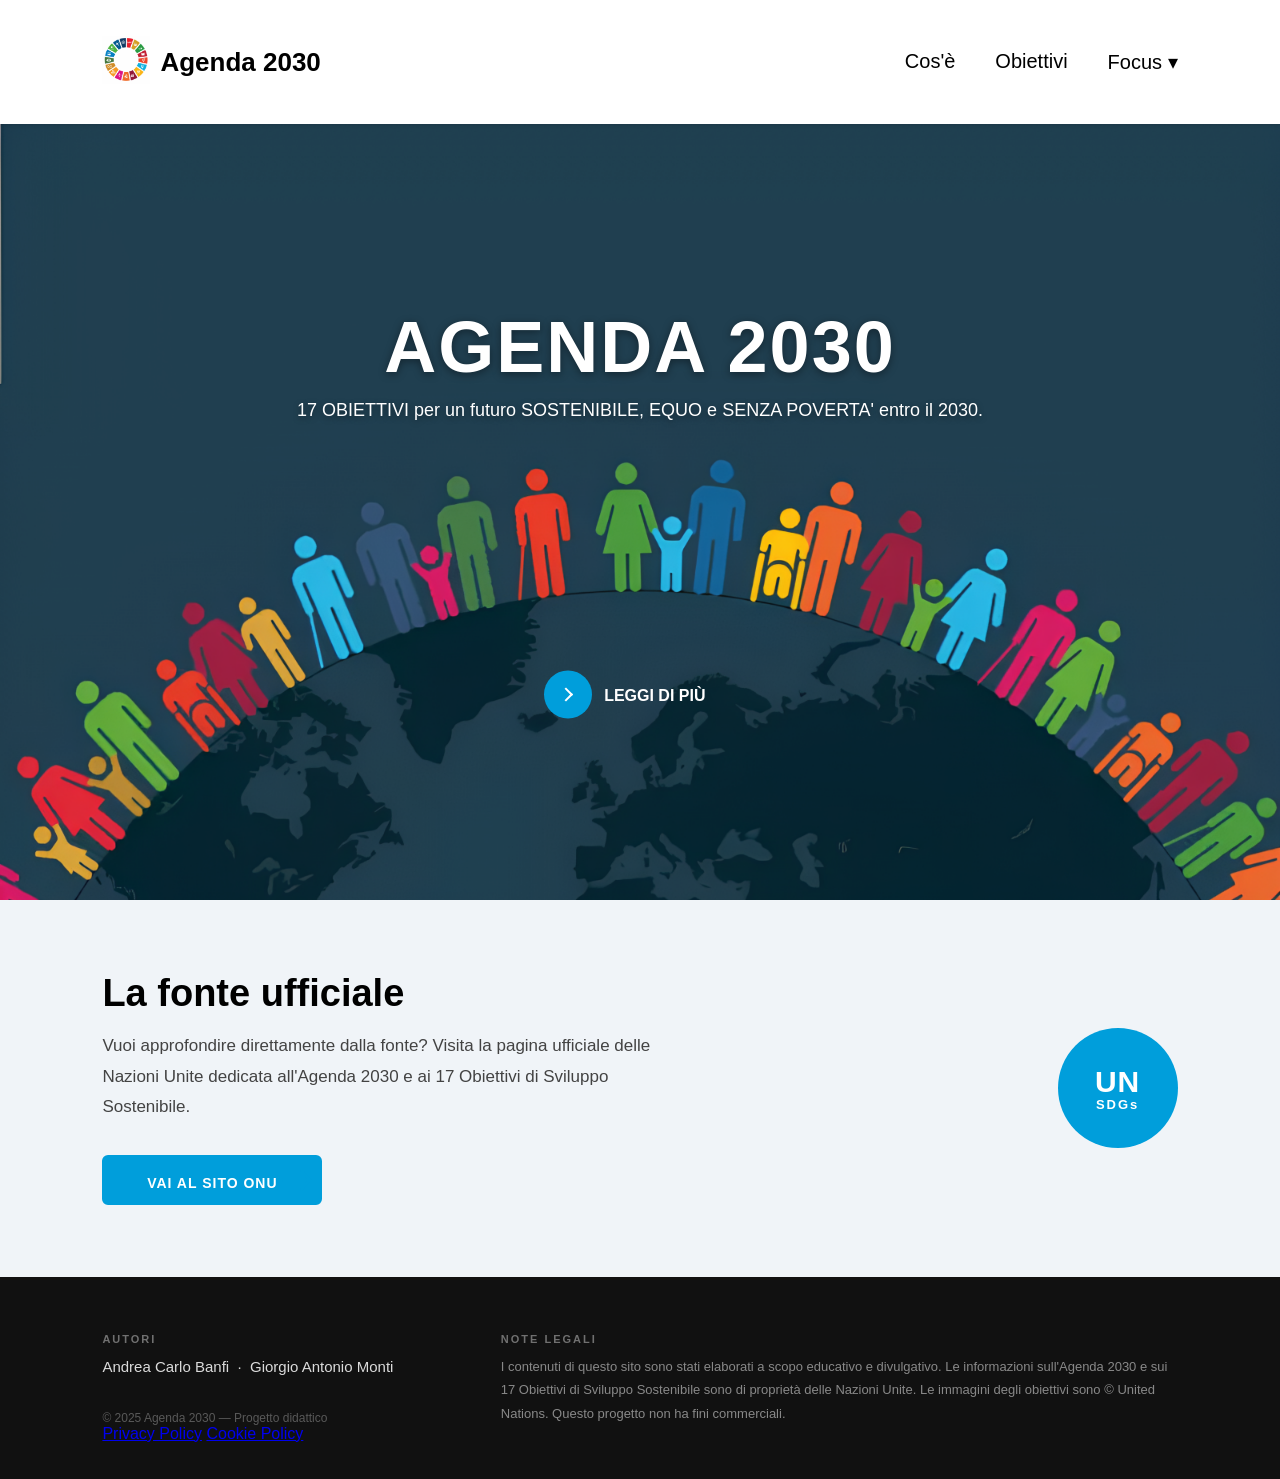
<file: index.html>
<!DOCTYPE html>
<html lang="it">

<head>
    <meta charset="UTF-8">
    <meta name="viewport" content="width=device-width, initial-scale=1.0">
    <title>Agenda 2030</title>
    <link rel="icon" type="image/png" href="immagini/logo2.png">
    <link href="https://fonts.googleapis.com/css2?family=Playfair+Display:wght@700&display=swap" rel="stylesheet">
    <link rel="stylesheet" href="style.css">
</head>

<body>
    <button class="scroll-top" aria-label="Torna su">↑</button>

    <!-- TOPBAR -->
    <header class="topbar">
        <a href="index.html" class="logo-link">
            <div class="logo">
                <img src="immagini/logo.png" alt="Logo">
            </div>
            <div class="site-name">
                <h1>Agenda 2030</h1>
            </div>
        </a>
        <button class="hamburger" aria-label="Menu">
            <span></span>
            <span></span>
            <span></span>
        </button>
        <nav class="menu">
            <a href="informazioni.html">Cos'è</a>
            <a href="obiettivi.html">Obiettivi</a>
            <div class="dropdown">
                <a href="#" class="dropdown-toggle">Focus ▾</a>
                <div class="dropdown-menu">
                    <a href="obiettivo4.html"><span class="drop-num">04</span> Istruzione di qualità</a>
                    <a href="obiettivo11.html"><span class="drop-num">11</span> Città sostenibili</a>
                    <a href="obiettivo17.html"><span class="drop-num">17</span> Partnership globali</a>
                </div>
            </div>
        </nav>
    </header>

    <!-- HERO -->
    <section class="hero">
        <img src="immagini/sfondo.png" alt="Sfondo Agenda 2030" class="hero-img">
        <div class="hero-content">
            <h1 class="hero-title">AGENDA 2030</h1>
            <p class="hero-subtitle">17 OBIETTIVI per un futuro SOSTENIBILE, EQUO e SENZA POVERTA' entro il 2030.</p>
            <a href="informazioni.html" class="learn-more">
                <span class="circle" aria-hidden="true">
                    <span class="icon arrow"></span>
                </span>
                <span class="button-text">Leggi di più</span>
            </a>
        </div>
    </section>

    <!-- SEZIONE LINK ONU -->
    <section class="un-section">
        <div class="un-section-inner">
            <div class="un-section-text">
                <h2 class="un-section-title">La fonte ufficiale</h2>
                <p class="un-section-desc">Vuoi approfondire direttamente dalla fonte? Visita la pagina ufficiale delle
                    Nazioni Unite dedicata all'Agenda 2030 e ai 17 Obiettivi di Sviluppo Sostenibile.</p>
                <div class="onu-link_wrapper">
                    <a href="https://sdgs.un.org/goals" target="_blank" rel="noopener noreferrer">Vai al sito ONU</a>
                    <div class="onu-icon">
                        <svg xmlns="http://www.w3.org/2000/svg" viewBox="0 0 268.832 268.832">
                            <path
                                d="M265.17 125.577l-80-80c-4.88-4.88-12.796-4.88-17.677 0-4.882 4.882-4.882 12.796 0 17.678l58.66 58.66H12.5c-6.903 0-12.5 5.598-12.5 12.5 0 6.903 5.597 12.5 12.5 12.5h213.654l-58.66 58.662c-4.88 4.882-4.88 12.796 0 17.678 2.44 2.44 5.64 3.66 8.84 3.66s6.398-1.22 8.84-3.66l79.997-80c4.883-4.882 4.883-12.796 0-17.678z" />
                        </svg>
                    </div>
                </div>
            </div>
            <div class="un-section-badge">
                <div class="un-badge">UN<span>SDGs</span></div>
            </div>
        </div>
    </section>

    <!-- FOOTER -->
    <footer class="footer">
        <div class="footer-inner">
            <div class="footer-credits">
                <p class="footer-label">Autori</p>
                <p>Andrea Carlo Banfi &nbsp;·&nbsp; Giorgio Antonio Monti</p>
            </div>
            <div class="footer-legal">
                <p class="footer-label">Note legali</p>
                <p>I contenuti di questo sito sono stati elaborati a scopo educativo e divulgativo. Le informazioni
                    sull'Agenda 2030 e sui 17 Obiettivi di Sviluppo Sostenibile sono di proprietà delle Nazioni Unite.
                    Le immagini degli obiettivi sono © United Nations. Questo progetto non ha fini commerciali.</p>
            </div>
            <div class="footer-copy">
                <div class="footer-copy">
                    <p>© 2025 Agenda 2030 — Progetto didattico</p>
                    <a href="https://www.iubenda.com/privacy-policy/87054558"
                        class="iubenda-white iubenda-noiframe iubenda-embed" title="Privacy Policy">Privacy Policy</a>
                    <a href="https://www.iubenda.com/privacy-policy/87054558/cookie-policy"
                        class="iubenda-white iubenda-noiframe iubenda-embed" title="Cookie Policy">Cookie Policy</a>
                    <script
                        type="text/javascript">(function (w, d) { var loader = function () { var s = d.createElement("script"), tag = d.getElementsByTagName("script")[0]; s.src = "https://cdn.iubenda.com/iubenda.js"; tag.parentNode.insertBefore(s, tag); }; if (w.addEventListener) { w.addEventListener("load", loader, false); } else if (w.attachEvent) { w.attachEvent("onload", loader); } else { w.onload = loader; } })(window, document);</script>
                </div>
            </div>
        </div>
    </footer>
    <script type="text/javascript"
        src="https://embeds.iubenda.com/widgets/7638a38c-a8f3-4585-9683-c0d939a3cfa0.js"></script>
    <script src="script.js"></script>
</body>

</html>
</file>
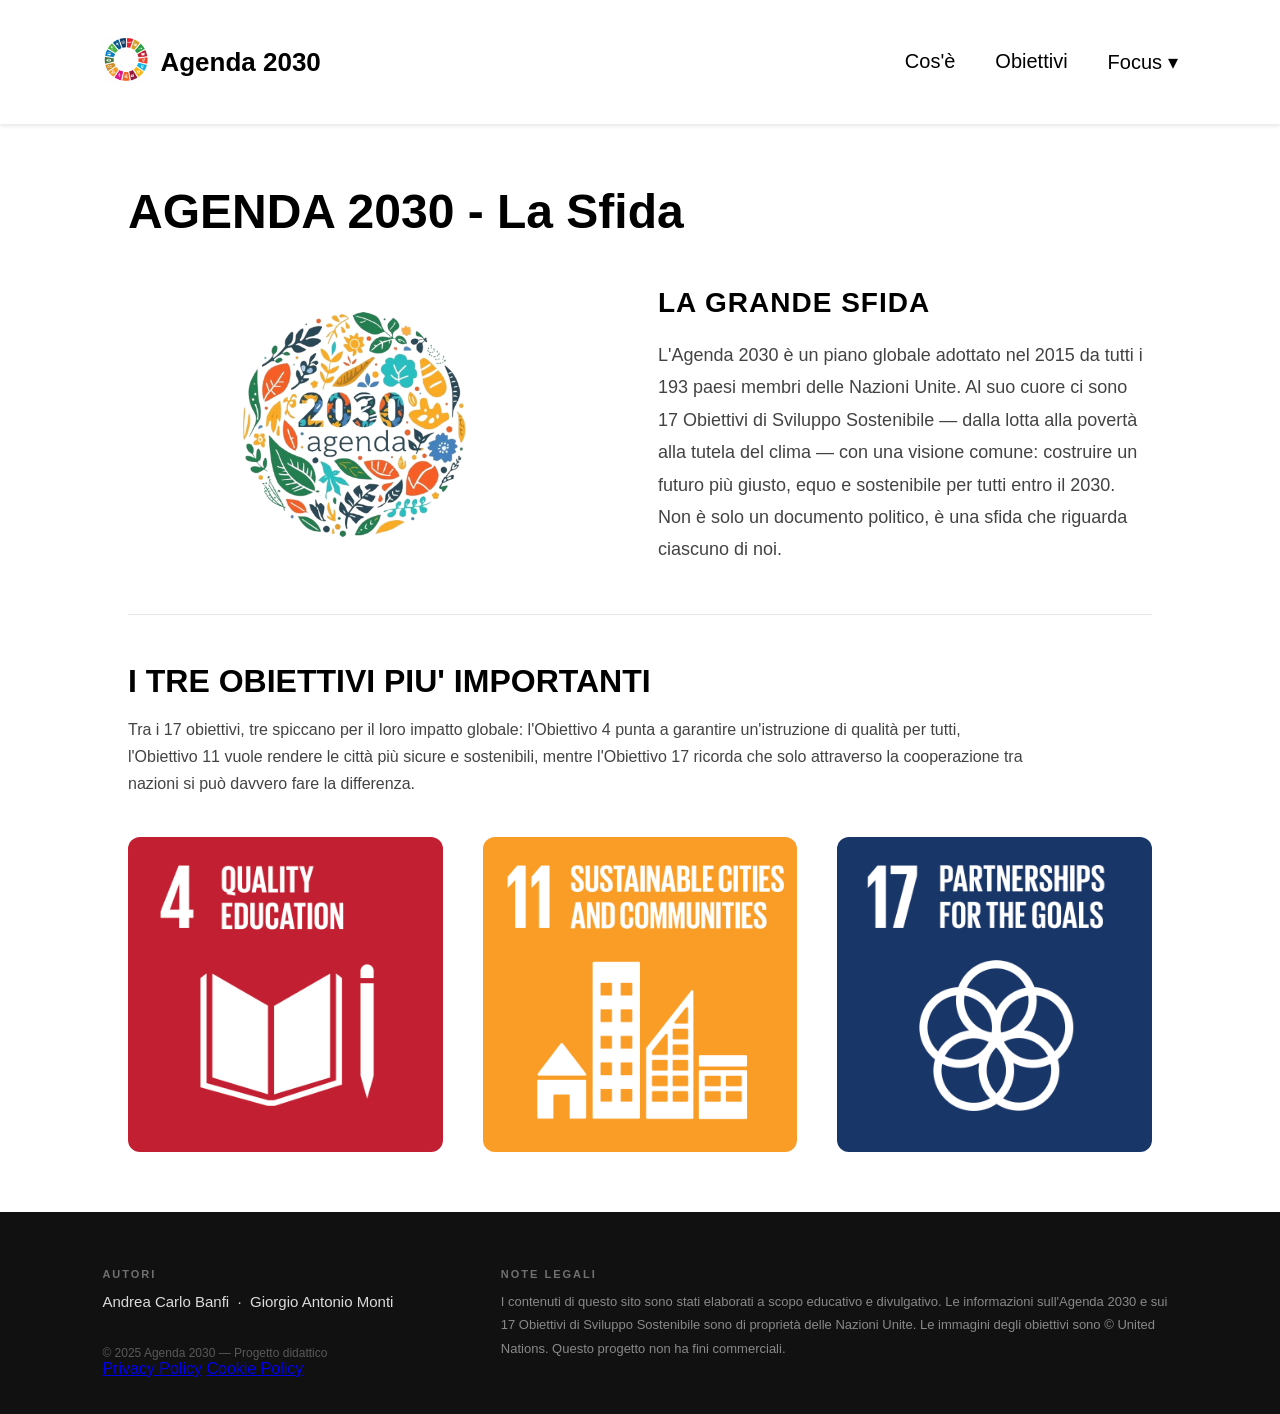
<file: informazioni.html>
<!DOCTYPE html>
<html lang="it">

<head>
    <meta charset="UTF-8">
    <meta name="viewport" content="width=device-width, initial-scale=1.0">
    <title>Agenda 2030 - La Sfida</title>
    <link rel="icon" type="image/png" href="immagini/logo2.png">
    <link rel="stylesheet" href="style.css">
</head>

<body>
    <button class="scroll-top" aria-label="Torna su">↑</button>
    <!-- TOPBAR -->
    <header class="topbar">

        <a href="index.html" class="logo-link">
            <div class="logo">
                <img src="immagini/logo.png" alt="Logo">
            </div>
            <div class="site-name">
                <h1>Agenda 2030</h1>
            </div>
        </a>

        <button class="hamburger" aria-label="Menu">
            <span></span>
            <span></span>
            <span></span>
        </button>

        <nav class="menu">
            <a href="informazioni.html">Cos'è</a>
            <a href="obiettivi.html">Obiettivi</a>
            <div class="dropdown">
                <a href="#" class="dropdown-toggle">Focus ▾</a>
                <div class="dropdown-menu">
                    <a href="obiettivo4.html"><span class="drop-num">04</span> Istruzione di qualità</a>
                    <a href="obiettivo11.html"><span class="drop-num">11</span> Città sostenibili</a>
                    <a href="obiettivo17.html"><span class="drop-num">17</span> Partnership globali</a>
                </div>
            </div>
        </nav>

    </header>

    <!-- MAIN -->
    <main class="info-page">

        <!-- TITOLO -->
        <h1 class="info-page-title">AGENDA 2030 - La Sfida</h1>

        <!-- SEZIONE INTRO -->
        <section class="info-intro">
            <div class="info-intro-img">
                <img src="immagini/informazioni1.png" alt="Agenda 2030">
            </div>
            <div class="info-intro-text">
                <h2 class="info-intro-title">LA GRANDE SFIDA</h2>
                <p>L'Agenda 2030 è un piano globale adottato nel 2015 da tutti i 193 paesi membri delle Nazioni Unite.
                    Al suo cuore ci sono 17 Obiettivi di Sviluppo Sostenibile — dalla lotta alla povertà alla tutela del
                    clima — con una visione comune: costruire un futuro più giusto, equo e sostenibile per tutti entro
                    il 2030. Non è solo un documento politico, è una sfida che riguarda ciascuno di noi.</p>
            </div>
        </section>

        <hr>

        <!-- SEZIONE OBIETTIVI -->
        <section class="info-goals">
            <h2 class="info-goals-title">I TRE OBIETTIVI PIU' IMPORTANTI</h2>
            <p class="info-goals-text">Tra i 17 obiettivi, tre spiccano per il loro impatto globale: l'Obiettivo 4 punta
                a garantire un'istruzione di qualità per tutti, l'Obiettivo 11 vuole rendere le città più sicure e
                sostenibili, mentre l'Obiettivo 17 ricorda che solo attraverso la cooperazione tra nazioni si può
                davvero fare la differenza.</p>

            <div class="info-goals-cards">
                <a href="obiettivo4.html" class="info-goal-card">
                    <img src="immagini/obiettivo4.png" alt="Obiettivo 4 - Istruzione di qualità">
                </a>
                <a href="obiettivo11.html" class="info-goal-card">
                    <img src="immagini/obiettivo11.png" alt="Obiettivo 11 - Città sostenibili">
                </a>
                <a href="obiettivo17.html" class="info-goal-card">
                    <img src="immagini/obiettivo17.png" alt="Obiettivo 17 - Partnership globali">
                </a>
            </div>
        </section>

    </main>


    <!-- FOOTER -->
    <footer class="footer">
        <div class="footer-inner">
            <div class="footer-credits">
                <p class="footer-label">Autori</p>
                <p>Andrea Carlo Banfi &nbsp;&middot;&nbsp; Giorgio Antonio Monti</p>
            </div>
            <div class="footer-legal">
                <p class="footer-label">Note legali</p>
                <p>I contenuti di questo sito sono stati elaborati a scopo educativo e divulgativo. Le informazioni
                    sull'Agenda 2030 e sui 17 Obiettivi di Sviluppo Sostenibile sono di propriet&agrave; delle Nazioni
                    Unite. Le immagini degli obiettivi sono &copy; United Nations. Questo progetto non ha fini
                    commerciali.</p>
            </div>
            <div class="footer-copy">
                <div class="footer-copy">
                    <p>© 2025 Agenda 2030 — Progetto didattico</p>
                    <a href="https://www.iubenda.com/privacy-policy/87054558"
                        class="iubenda-white iubenda-noiframe iubenda-embed" title="Privacy Policy">Privacy Policy</a>
                    <a href="https://www.iubenda.com/privacy-policy/87054558/cookie-policy"
                        class="iubenda-white iubenda-noiframe iubenda-embed" title="Cookie Policy">Cookie Policy</a>
                    <script
                        type="text/javascript">(function (w, d) { var loader = function () { var s = d.createElement("script"), tag = d.getElementsByTagName("script")[0]; s.src = "https://cdn.iubenda.com/iubenda.js"; tag.parentNode.insertBefore(s, tag); }; if (w.addEventListener) { w.addEventListener("load", loader, false); } else if (w.attachEvent) { w.attachEvent("onload", loader); } else { w.onload = loader; } })(window, document);</script>
                </div>
            </div>
        </div>
    </footer>
    <script type="text/javascript"
        src="https://embeds.iubenda.com/widgets/7638a38c-a8f3-4585-9683-c0d939a3cfa0.js"></script>
    <script src="script.js"></script>
</body>

</html>
</file>
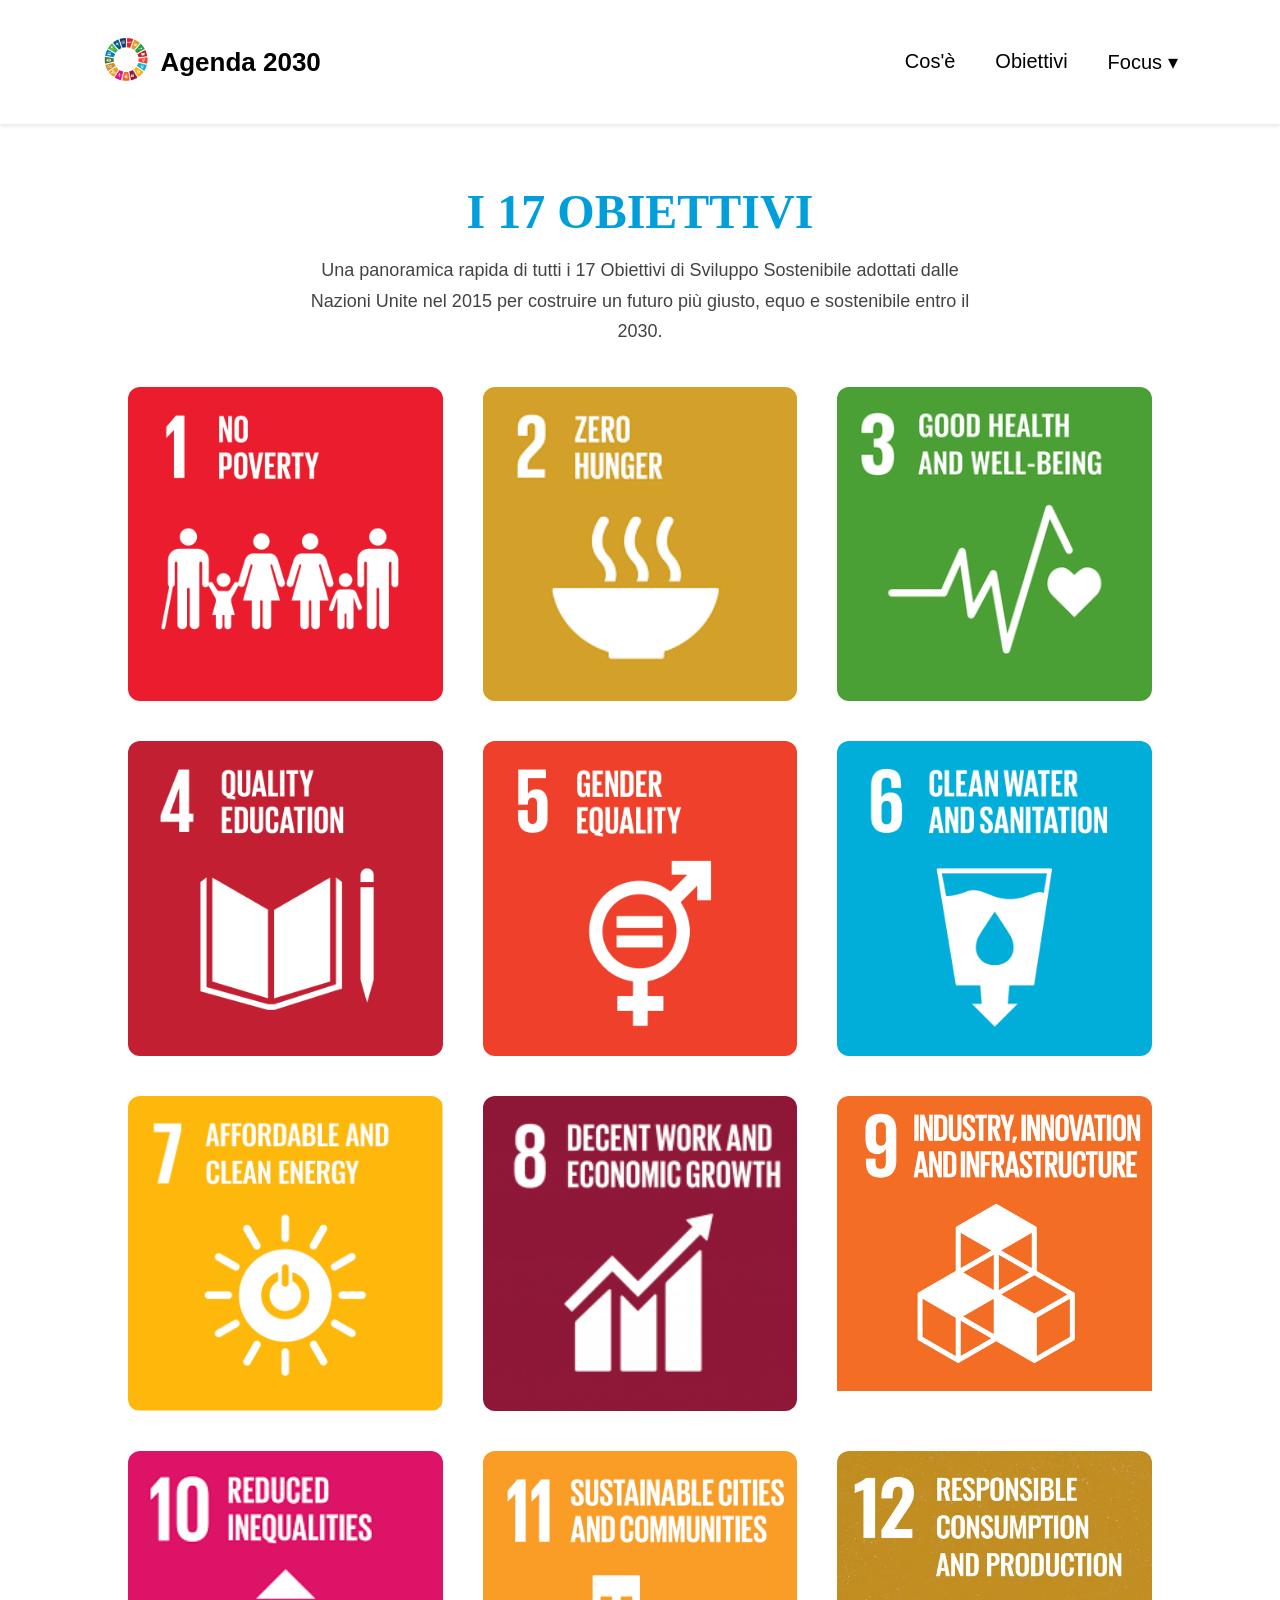
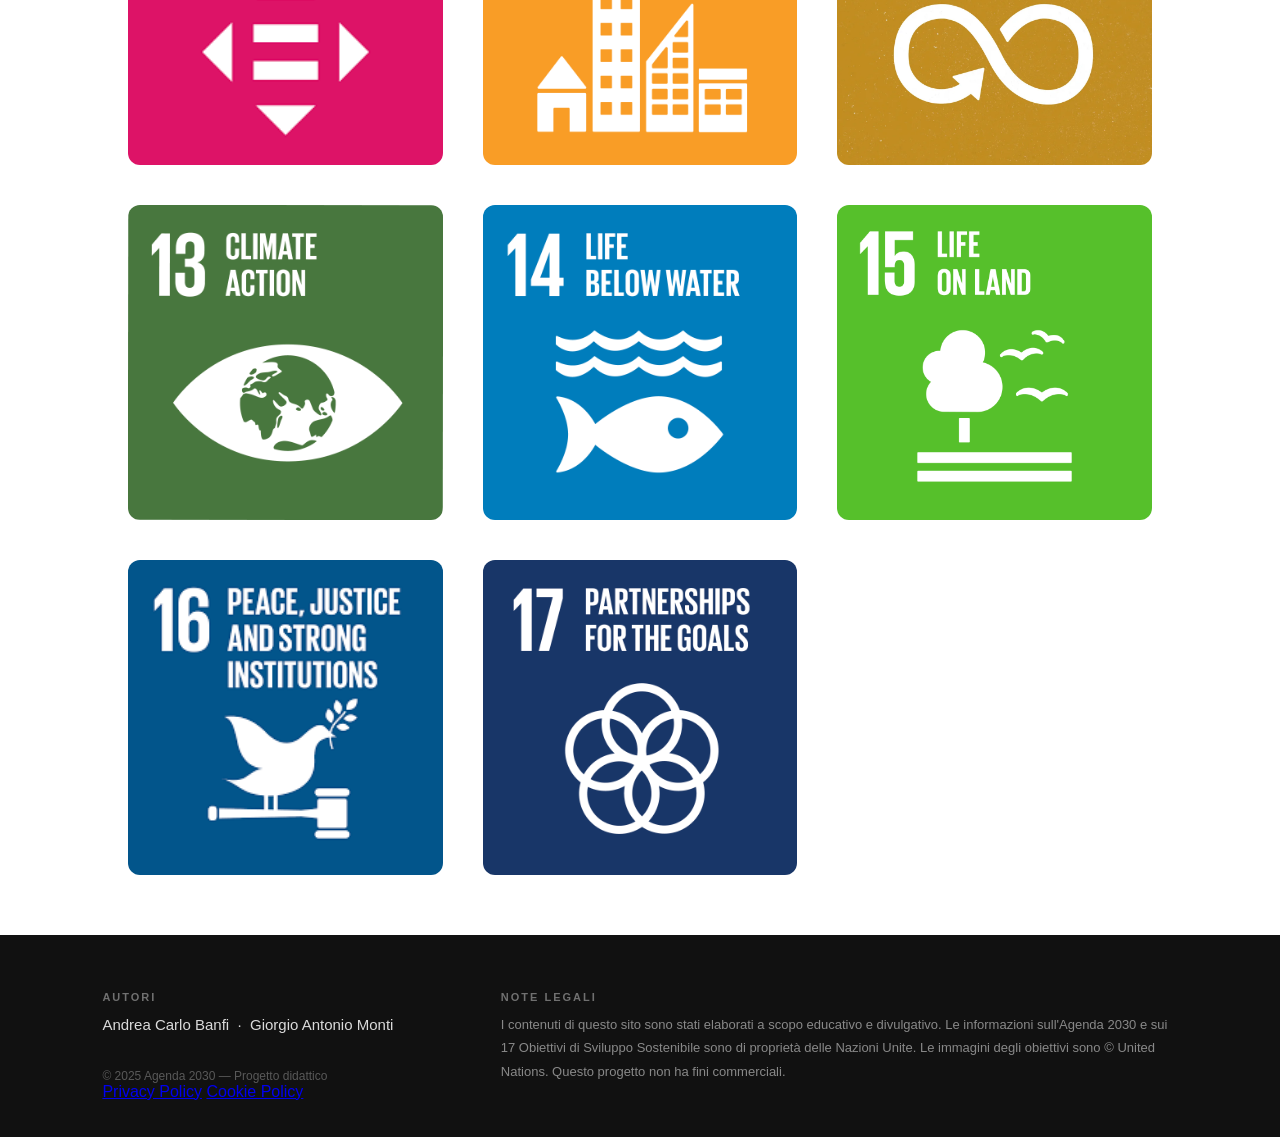
<file: obiettivi.html>
<!DOCTYPE html>
<html lang="it">

<head>
    <meta charset="UTF-8">
    <meta name="viewport" content="width=device-width, initial-scale=1.0">
    <title>Agenda 2030 - I 17 Obiettivi</title>
    <link rel="icon" type="image/png" href="immagini/logo2.png">
    <link rel="stylesheet" href="style.css">
</head>

<body>
    <button class="scroll-top" aria-label="Torna su">↑</button>
    <!-- TOPBAR -->
    <header class="topbar">
        <a href="index.html" class="logo-link">
            <div class="logo">
                <img src="immagini/logo.png" alt="Logo">
            </div>
            <div class="site-name">
                <h1>Agenda 2030</h1>
            </div>
        </a>

        <button class="hamburger" aria-label="Menu">
            <span></span>
            <span></span>
            <span></span>
        </button>

        <nav class="menu">
            <a href="informazioni.html">Cos'è</a>
            <a href="obiettivi.html">Obiettivi</a>
            <div class="dropdown">
                <a href="#" class="dropdown-toggle">Focus ▾</a>
                <div class="dropdown-menu">
                    <a href="obiettivo4.html"><span class="drop-num">04</span> Istruzione di qualità</a>
                    <a href="obiettivo11.html"><span class="drop-num">11</span> Città sostenibili</a>
                    <a href="obiettivo17.html"><span class="drop-num">17</span> Partnership globali</a>
                </div>
            </div>
        </nav>
    </header>

    <!-- MAIN -->
    <main class="goals-page">

        <!-- INTESTAZIONE -->
        <div class="goals-header">
            <h1 class="goals-main-title">I 17 OBIETTIVI</h1>
            <p class="goals-main-subtitle">Una panoramica rapida di tutti i 17 Obiettivi di Sviluppo Sostenibile
                adottati dalle Nazioni Unite nel 2015 per costruire un futuro più giusto, equo e sostenibile entro il
                2030.</p>
        </div>

        <!-- GRIGLIA OBIETTIVI -->
        <div class="goals-grid">

            <div class="goal-card">
                <img src="immagini/obiettivo1.png" alt="Obiettivo 1">
                <div class="goal-overlay">
                    <h3>1. Sconfiggere la povertà</h3>
                    <p>Porre fine alla povertà in tutte le sue forme e in tutto il mondo entro il 2030.</p>
                </div>
            </div>

            <div class="goal-card">
                <img src="immagini/obiettivo2.png" alt="Obiettivo 2">
                <div class="goal-overlay">
                    <h3>2. Sconfiggere la fame</h3>
                    <p>Azzerare la fame, raggiungere la sicurezza alimentare e promuovere un'agricoltura sostenibile.
                    </p>
                </div>
            </div>

            <div class="goal-card">
                <img src="immagini/obiettivo3.png" alt="Obiettivo 3">
                <div class="goal-overlay">
                    <h3>3. Salute e benessere</h3>
                    <p>Garantire una vita sana e promuovere il benessere di tutti a tutte le età.</p>
                </div>
            </div>

            <a href="obiettivo4.html" class="goal-card" style="text-decoration:none;color:inherit;display:block;">
                <img src="immagini/obiettivo4.png" alt="Obiettivo 4">
                <div class="goal-overlay">
                    <h3>4. Istruzione di qualità</h3>
                    <p>Fornire un'educazione di qualità, equa e inclusiva per tutti.</p>
                </div>
            </a>

            <div class="goal-card">
                <img src="immagini/obiettivo5.png" alt="Obiettivo 5">
                <div class="goal-overlay">
                    <h3>5. Parità di genere</h3>
                    <p>Raggiungere la parità di genere e l'empowerment di tutte le donne e le ragazze.</p>
                </div>
            </div>

            <div class="goal-card">
                <img src="immagini/obiettivo6.png" alt="Obiettivo 6">
                <div class="goal-overlay">
                    <h3>6. Acqua pulita</h3>
                    <p>Garantire la disponibilità e la gestione sostenibile dell'acqua e delle strutture
                        igienico-sanitarie.</p>
                </div>
            </div>

            <div class="goal-card">
                <img src="immagini/obiettivo7.png" alt="Obiettivo 7">
                <div class="goal-overlay">
                    <h3>7. Energia pulita</h3>
                    <p>Garantire l'accesso a sistemi di energia economici, affidabili, sostenibili e moderni.</p>
                </div>
            </div>

            <div class="goal-card">
                <img src="immagini/obiettivo8.png" alt="Obiettivo 8">
                <div class="goal-overlay">
                    <h3>8. Lavoro dignitoso</h3>
                    <p>Promuovere una crescita economica duratura, una occupazione piena e un lavoro dignitoso per
                        tutti.</p>
                </div>
            </div>

            <div class="goal-card">
                <img src="immagini/obiettivo9.png" alt="Obiettivo 9">
                <div class="goal-overlay">
                    <h3>9. Innovazione e infrastrutture</h3>
                    <p>Costruire infrastrutture resilienti, promuovere l'industrializzazione sostenibile e
                        l'innovazione.</p>
                </div>
            </div>

            <div class="goal-card">
                <img src="immagini/obiettivo10.png" alt="Obiettivo 10">
                <div class="goal-overlay">
                    <h3>10. Ridurre le disuguaglianze</h3>
                    <p>Ridurre le disuguaglianze all'interno e tra i paesi.</p>
                </div>
            </div>

            <a href="obiettivo11.html" class="goal-card" style="text-decoration:none;color:inherit;display:block;">
                <img src="immagini/obiettivo11.png" alt="Obiettivo 11">
                <div class="goal-overlay">
                    <h3>11. Città sostenibili</h3>
                    <p>Rendere le città e gli insediamenti umani inclusivi, sicuri, resilienti e sostenibili.</p>
                </div>
            </a>

            <div class="goal-card">
                <img src="immagini/obiettivo12.png" alt="Obiettivo 12">
                <div class="goal-overlay">
                    <h3>12. Consumo responsabile</h3>
                    <p>Garantire modelli di consumo e produzione sostenibili.</p>
                </div>
            </div>

            <div class="goal-card">
                <img src="immagini/obiettivo13.png" alt="Obiettivo 13">
                <div class="goal-overlay">
                    <h3>13. Lotta al clima</h3>
                    <p>Adottare misure urgenti per combattere il cambiamento climatico e le sue conseguenze.</p>
                </div>
            </div>

            <div class="goal-card">
                <img src="immagini/obiettivo14.png" alt="Obiettivo 14">
                <div class="goal-overlay">
                    <h3>14. Vita sott'acqua</h3>
                    <p>Conservare e utilizzare in modo sostenibile gli oceani, i mari e le risorse marine.</p>
                </div>
            </div>

            <div class="goal-card">
                <img src="immagini/obiettivo15.png" alt="Obiettivo 15">
                <div class="goal-overlay">
                    <h3>15. Vita sulla terra</h3>
                    <p>Proteggere, ripristinare e favorire un uso sostenibile dell'ecosistema terrestre.</p>
                </div>
            </div>

            <div class="goal-card">
                <img src="immagini/obiettivo16.png" alt="Obiettivo 16">
                <div class="goal-overlay">
                    <h3>16. Pace e giustizia</h3>
                    <p>Promuovere società pacifiche e inclusive per uno sviluppo sostenibile.</p>
                </div>
            </div>

            <a href="obiettivo17.html" class="goal-card" style="text-decoration:none;color:inherit;display:block;">
                <img src="immagini/obiettivo17.png" alt="Obiettivo 17">
                <div class="goal-overlay">
                    <h3>17. Partnership globali</h3>
                    <p>Rafforzare i mezzi di attuazione e rinnovare il partenariato mondiale per lo sviluppo
                        sostenibile.</p>
                </div>
            </a>

        </div>
    </main>


    <!-- FOOTER -->
    <footer class="footer">
        <div class="footer-inner">
            <div class="footer-credits">
                <p class="footer-label">Autori</p>
                <p>Andrea Carlo Banfi &nbsp;&middot;&nbsp; Giorgio Antonio Monti</p>
            </div>
            <div class="footer-legal">
                <p class="footer-label">Note legali</p>
                <p>I contenuti di questo sito sono stati elaborati a scopo educativo e divulgativo. Le informazioni
                    sull'Agenda 2030 e sui 17 Obiettivi di Sviluppo Sostenibile sono di propriet&agrave; delle Nazioni
                    Unite. Le immagini degli obiettivi sono &copy; United Nations. Questo progetto non ha fini
                    commerciali.</p>
            </div>
            <div class="footer-copy">
                <div class="footer-copy">
                    <p>© 2025 Agenda 2030 — Progetto didattico</p>
                    <a href="https://www.iubenda.com/privacy-policy/87054558"
                        class="iubenda-white iubenda-noiframe iubenda-embed" title="Privacy Policy">Privacy Policy</a>
                    <a href="https://www.iubenda.com/privacy-policy/87054558/cookie-policy"
                        class="iubenda-white iubenda-noiframe iubenda-embed" title="Cookie Policy">Cookie Policy</a>
                    <script
                        type="text/javascript">(function (w, d) { var loader = function () { var s = d.createElement("script"), tag = d.getElementsByTagName("script")[0]; s.src = "https://cdn.iubenda.com/iubenda.js"; tag.parentNode.insertBefore(s, tag); }; if (w.addEventListener) { w.addEventListener("load", loader, false); } else if (w.attachEvent) { w.attachEvent("onload", loader); } else { w.onload = loader; } })(window, document);</script>
                </div>
            </div>
        </div>
    </footer>
    <script type="text/javascript"
        src="https://embeds.iubenda.com/widgets/7638a38c-a8f3-4585-9683-c0d939a3cfa0.js"></script>
    <script src="script.js"></script>
</body>

</html>
</file>
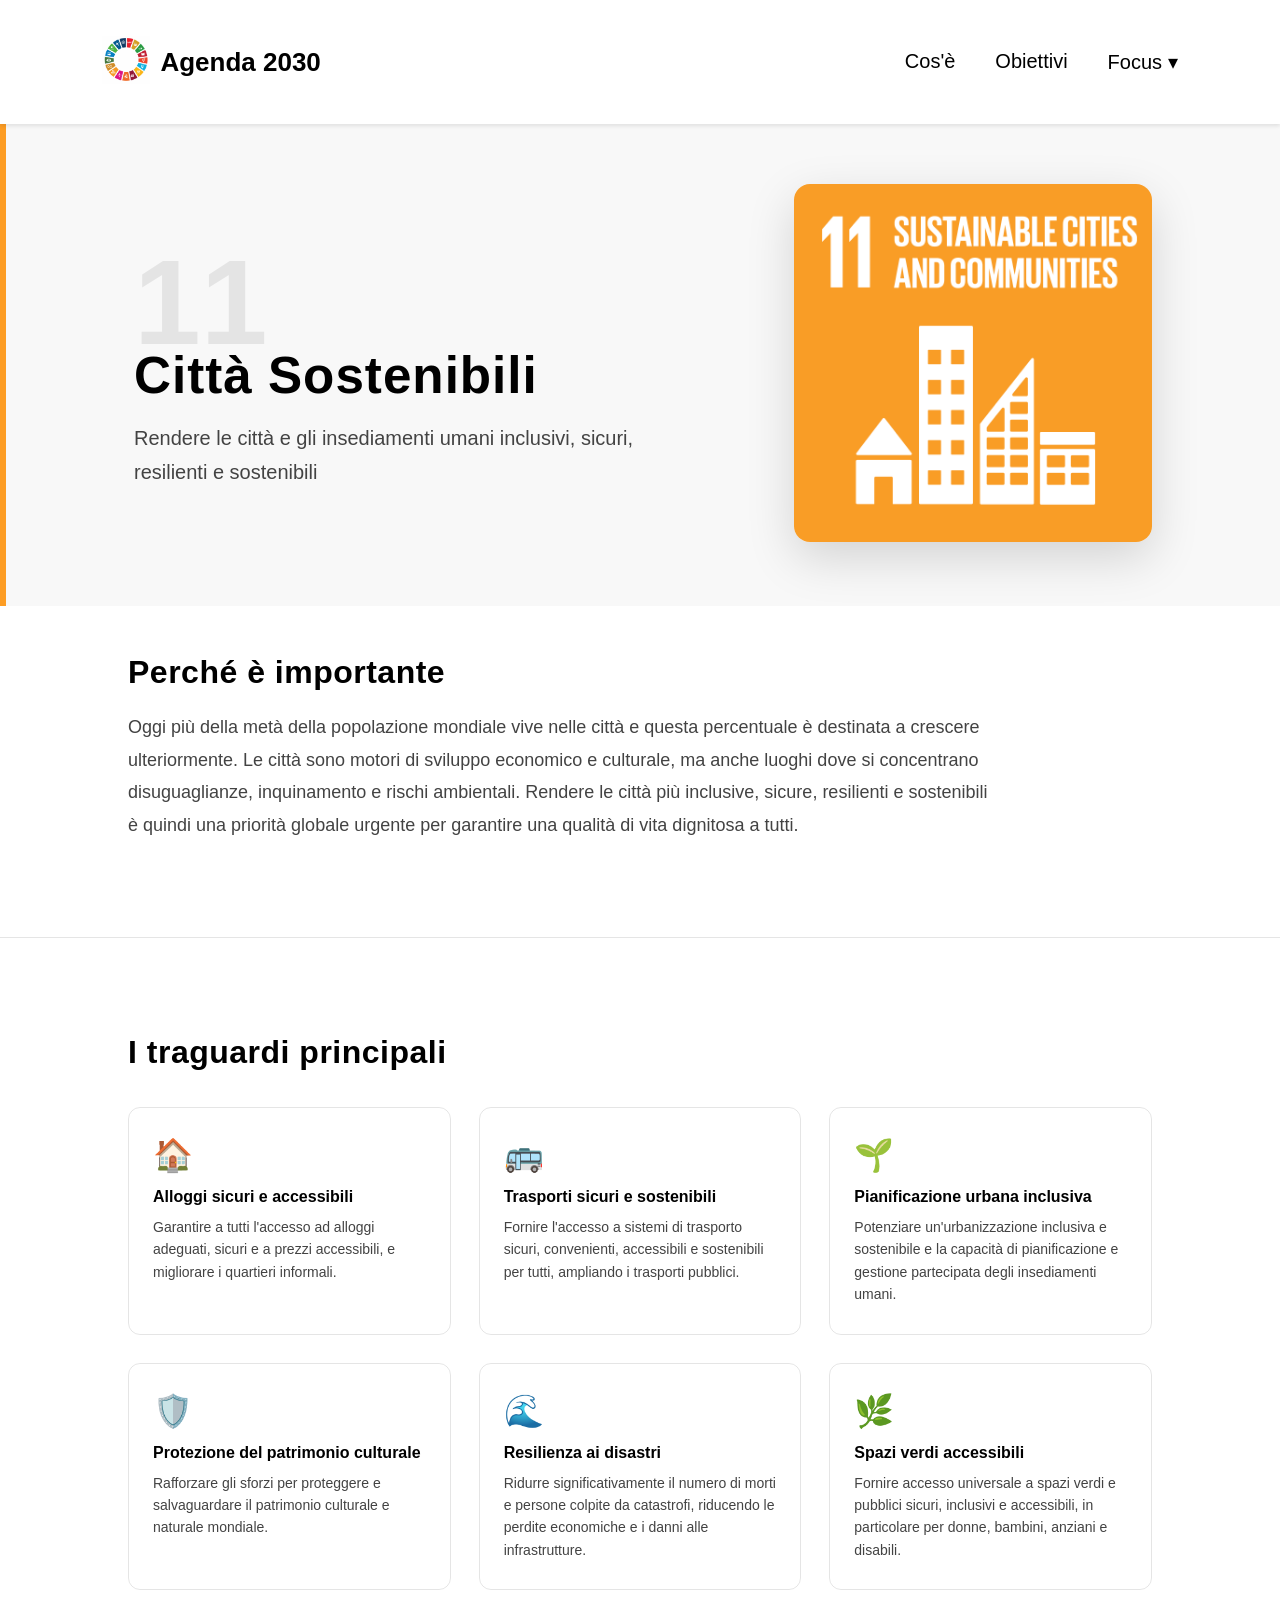
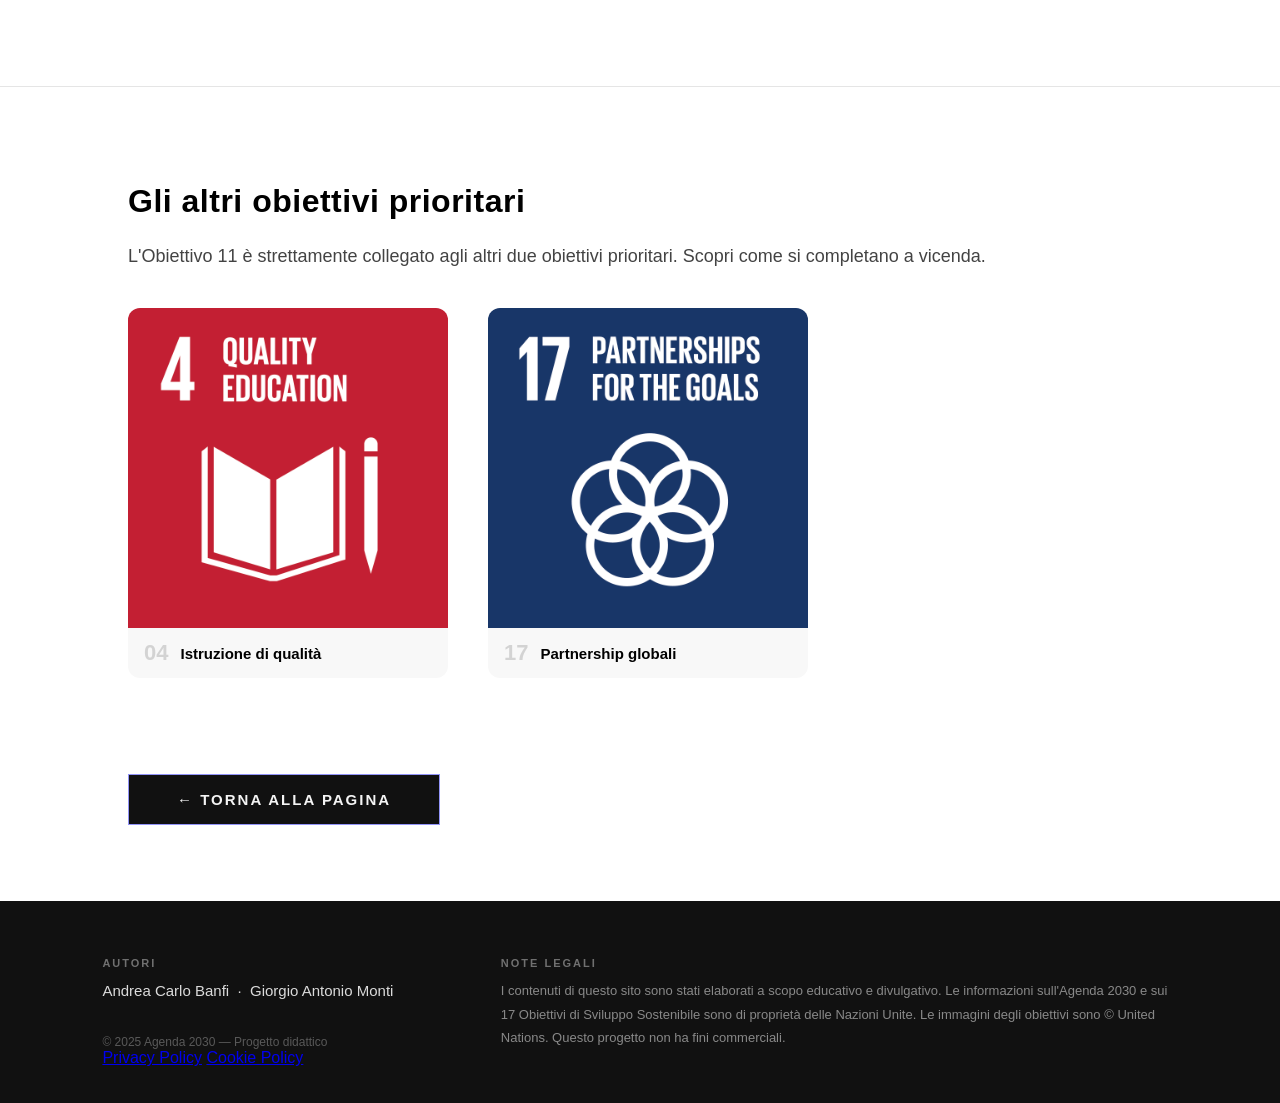
<file: obiettivo11.html>
<!DOCTYPE html>
<html lang="it">

<head>
    <meta charset="UTF-8">
    <meta name="viewport" content="width=device-width, initial-scale=1.0">
    <title>Agenda 2030 - Obiettivo 11: Città Sostenibili</title>
    <link rel="icon" type="image/png" href="immagini/logo2.png">
    <link rel="stylesheet" href="style.css">
</head>

<body>
    <button class="scroll-top" aria-label="Torna su">↑</button>
    <!-- TOPBAR -->
    <header class="topbar">
        <a href="index.html" class="logo-link">
            <div class="logo">
                <img src="immagini/logo.png" alt="Logo">
            </div>
            <div class="site-name">
                <h1>Agenda 2030</h1>
            </div>
        </a>

        <button class="hamburger" aria-label="Menu">
            <span></span>
            <span></span>
            <span></span>
        </button>

        <nav class="menu">
            <a href="informazioni.html">Cos'è</a>
            <a href="obiettivi.html">Obiettivi</a>
            <div class="dropdown">
                <a href="#" class="dropdown-toggle">Focus ▾</a>
                <div class="dropdown-menu">
                    <a href="obiettivo4.html"><span class="drop-num">04</span> Istruzione di qualità</a>
                    <a href="obiettivo11.html"><span class="drop-num">11</span> Città sostenibili</a>
                    <a href="obiettivo17.html"><span class="drop-num">17</span> Partnership globali</a>
                </div>
            </div>
        </nav>
    </header>

    <!-- MAIN -->
    <main class="detail-page">

        <!-- HERO OBIETTIVO -->
        <section class="detail-hero detail-hero--11">
            <div class="detail-hero-content">
                <span class="detail-number">11</span>
                <h1 class="detail-title">Città Sostenibili</h1>
                <p class="detail-tagline">Rendere le città e gli insediamenti umani inclusivi, sicuri, resilienti e
                    sostenibili</p>
            </div>
            <div class="detail-hero-img">
                <img src="immagini/obiettivo11.png" alt="Obiettivo 11 - Città sostenibili">
            </div>
        </section>

        <!-- DESCRIZIONE -->
        <section class="detail-section">
            <div class="detail-section-inner">
                <h2 class="detail-section-title">Perché è importante</h2>
                <p class="detail-section-text">Oggi più della metà della popolazione mondiale vive nelle città e questa
                    percentuale è destinata a crescere ulteriormente. Le città sono motori di sviluppo economico e
                    culturale, ma anche luoghi dove si concentrano disuguaglianze, inquinamento e rischi ambientali.
                    Rendere le città più inclusive, sicure, resilienti e sostenibili è quindi una priorità globale
                    urgente per garantire una qualità di vita dignitosa a tutti.</p>
            </div>
        </section>

        <hr>

        <!-- TRAGUARDI -->
        <section class="detail-section">
            <div class="detail-section-inner">
                <h2 class="detail-section-title">I traguardi principali</h2>
                <div class="detail-targets">

                    <div class="detail-target-card">
                        <div class="detail-target-icon">🏠</div>
                        <h3>Alloggi sicuri e accessibili</h3>
                        <p>Garantire a tutti l'accesso ad alloggi adeguati, sicuri e a prezzi accessibili, e migliorare
                            i quartieri informali.</p>
                    </div>

                    <div class="detail-target-card">
                        <div class="detail-target-icon">🚌</div>
                        <h3>Trasporti sicuri e sostenibili</h3>
                        <p>Fornire l'accesso a sistemi di trasporto sicuri, convenienti, accessibili e sostenibili per
                            tutti, ampliando i trasporti pubblici.</p>
                    </div>

                    <div class="detail-target-card">
                        <div class="detail-target-icon">🌱</div>
                        <h3>Pianificazione urbana inclusiva</h3>
                        <p>Potenziare un'urbanizzazione inclusiva e sostenibile e la capacità di pianificazione e
                            gestione partecipata degli insediamenti umani.</p>
                    </div>

                    <div class="detail-target-card">
                        <div class="detail-target-icon">🛡️</div>
                        <h3>Protezione del patrimonio culturale</h3>
                        <p>Rafforzare gli sforzi per proteggere e salvaguardare il patrimonio culturale e naturale
                            mondiale.</p>
                    </div>

                    <div class="detail-target-card">
                        <div class="detail-target-icon">🌊</div>
                        <h3>Resilienza ai disastri</h3>
                        <p>Ridurre significativamente il numero di morti e persone colpite da catastrofi, riducendo le
                            perdite economiche e i danni alle infrastrutture.</p>
                    </div>

                    <div class="detail-target-card">
                        <div class="detail-target-icon">🌿</div>
                        <h3>Spazi verdi accessibili</h3>
                        <p>Fornire accesso universale a spazi verdi e pubblici sicuri, inclusivi e accessibili, in
                            particolare per donne, bambini, anziani e disabili.</p>
                    </div>

                </div>
            </div>
        </section>

        <hr>

        <!-- COLLEGAMENTO AGLI ALTRI OBIETTIVI PRINCIPALI -->
        <section class="detail-section">
            <div class="detail-section-inner">
                <h2 class="detail-section-title">Gli altri obiettivi prioritari</h2>
                <p class="detail-section-text">L'Obiettivo 11 è strettamente collegato agli altri due obiettivi
                    prioritari. Scopri come si completano a vicenda.</p>
                <div class="detail-related">
                    <a href="obiettivo4.html" class="detail-related-card">
                        <img src="immagini/obiettivo4.png" alt="Obiettivo 4">
                        <div class="detail-related-label">
                            <span class="detail-related-num">04</span>
                            <span>Istruzione di qualità</span>
                        </div>
                    </a>
                    <a href="obiettivo17.html" class="detail-related-card">
                        <img src="immagini/obiettivo17.png" alt="Obiettivo 17">
                        <div class="detail-related-label">
                            <span class="detail-related-num">17</span>
                            <span>Partnership globali</span>
                        </div>
                    </a>
                </div>
            </div>
        </section>

        <!-- BACK BUTTON -->
        <div class="detail-back">
            <a href="informazioni.html" class="button">← Torna alla pagina</a>
        </div>

    </main>


    <!-- FOOTER -->
    <footer class="footer">
        <div class="footer-inner">
            <div class="footer-credits">
                <p class="footer-label">Autori</p>
                <p>Andrea Carlo Banfi &nbsp;&middot;&nbsp; Giorgio Antonio Monti</p>
            </div>
            <div class="footer-legal">
                <p class="footer-label">Note legali</p>
                <p>I contenuti di questo sito sono stati elaborati a scopo educativo e divulgativo. Le informazioni
                    sull'Agenda 2030 e sui 17 Obiettivi di Sviluppo Sostenibile sono di propriet&agrave; delle Nazioni
                    Unite. Le immagini degli obiettivi sono &copy; United Nations. Questo progetto non ha fini
                    commerciali.</p>
            </div>
            <div class="footer-copy">
                <div class="footer-copy">
                    <p>© 2025 Agenda 2030 — Progetto didattico</p>
                    <a href="https://www.iubenda.com/privacy-policy/87054558"
                        class="iubenda-white iubenda-noiframe iubenda-embed" title="Privacy Policy">Privacy Policy</a>
                    <a href="https://www.iubenda.com/privacy-policy/87054558/cookie-policy"
                        class="iubenda-white iubenda-noiframe iubenda-embed" title="Cookie Policy">Cookie Policy</a>
                    <script
                        type="text/javascript">(function (w, d) { var loader = function () { var s = d.createElement("script"), tag = d.getElementsByTagName("script")[0]; s.src = "https://cdn.iubenda.com/iubenda.js"; tag.parentNode.insertBefore(s, tag); }; if (w.addEventListener) { w.addEventListener("load", loader, false); } else if (w.attachEvent) { w.attachEvent("onload", loader); } else { w.onload = loader; } })(window, document);</script>
                </div>
            </div>
        </div>
    </footer>
    <script type="text/javascript"
        src="https://embeds.iubenda.com/widgets/7638a38c-a8f3-4585-9683-c0d939a3cfa0.js"></script>
    <script src="script.js"></script>
</body>

</html>
</file>
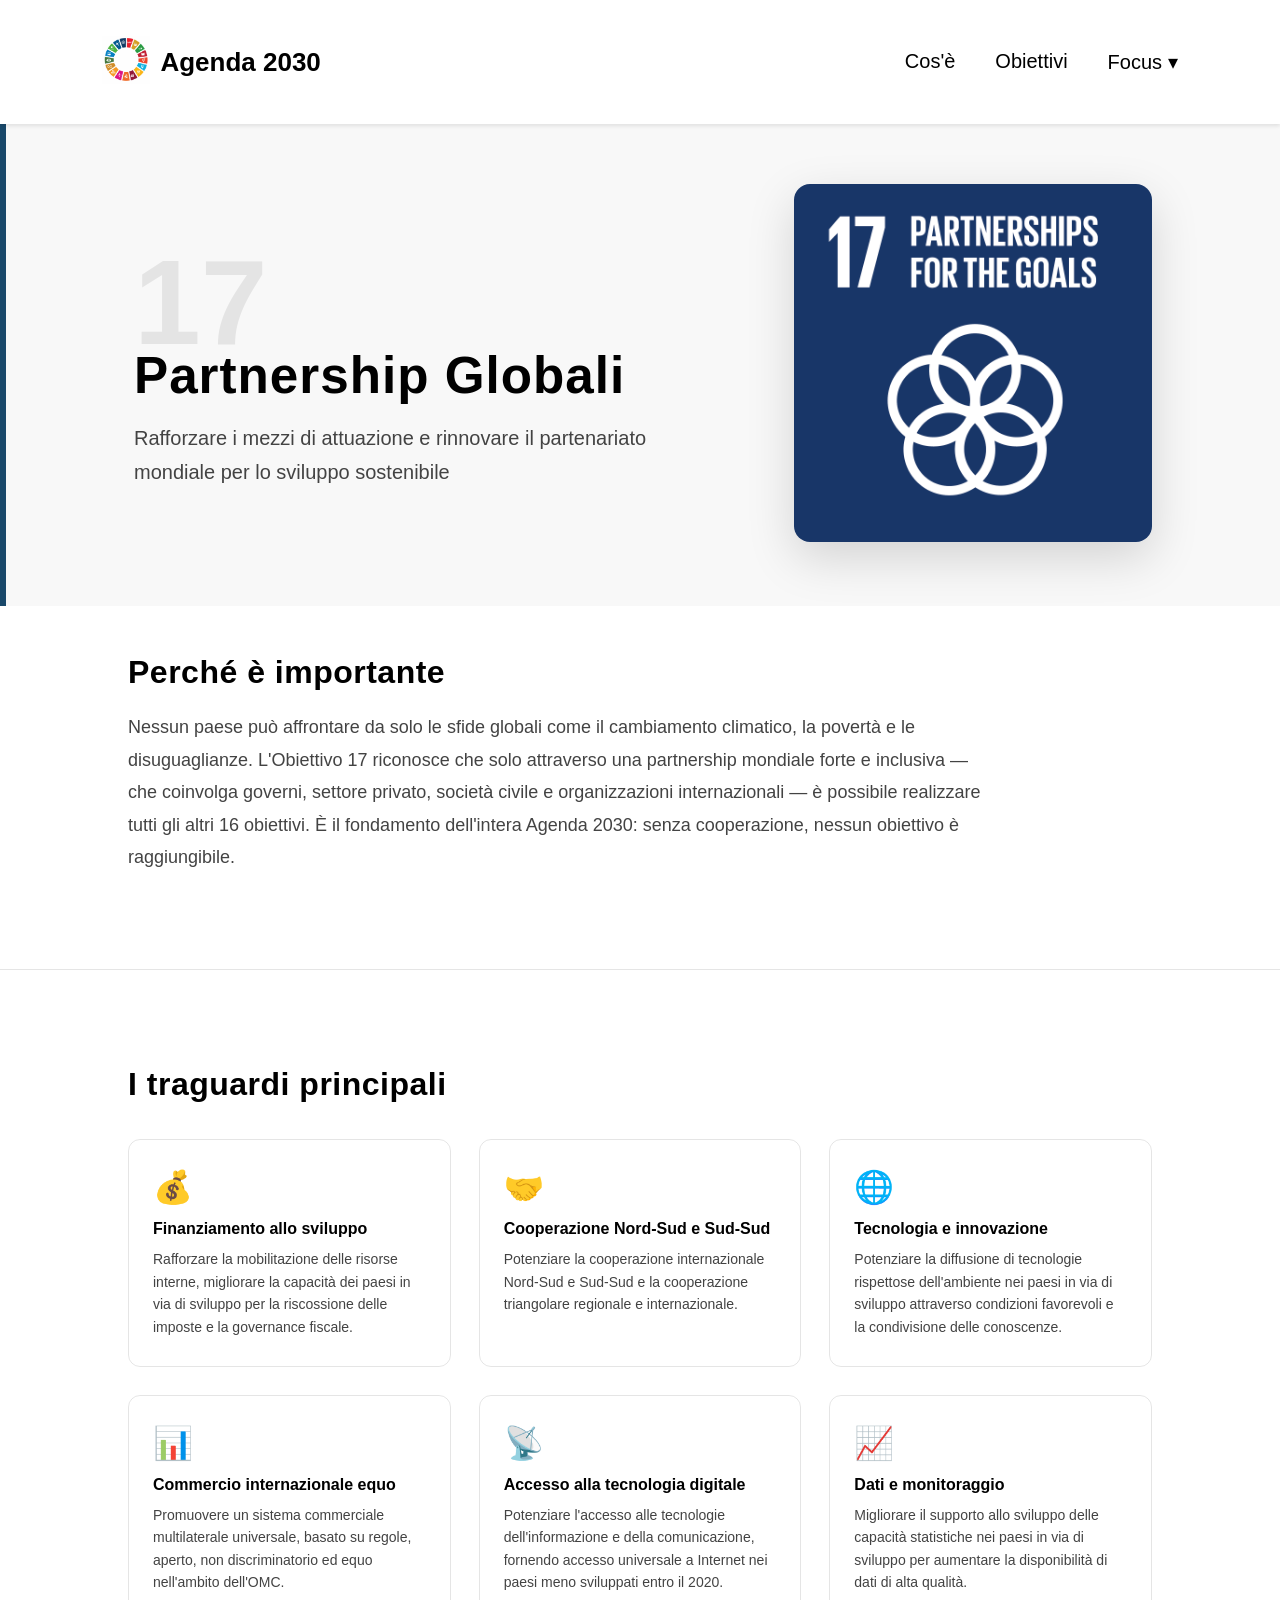
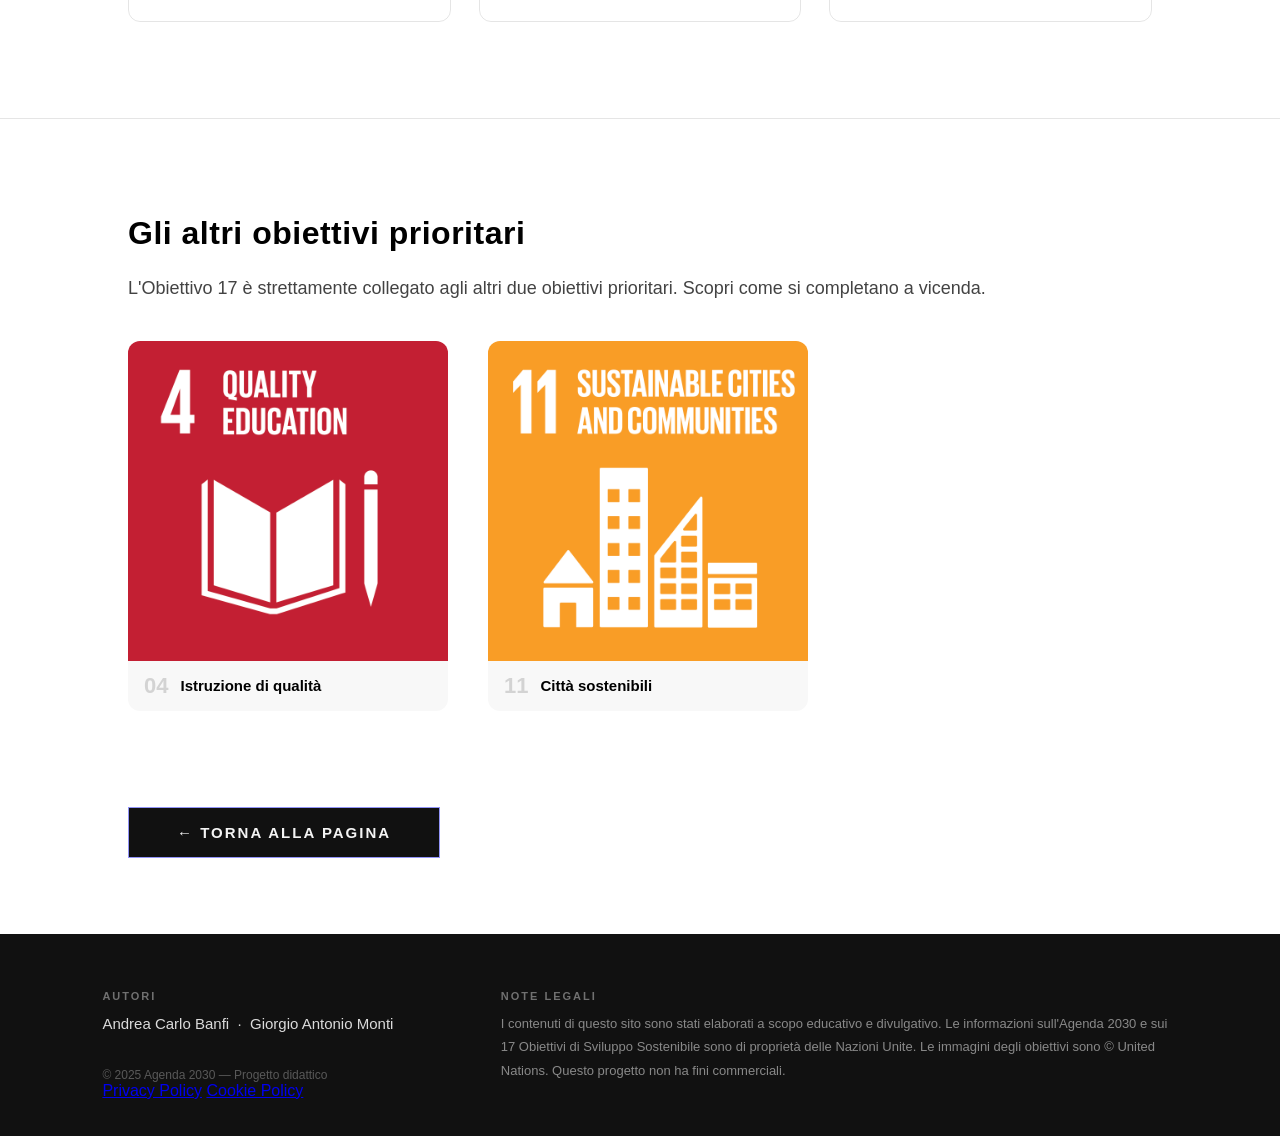
<file: obiettivo17.html>
<!DOCTYPE html>
<html lang="it">

<head>
    <meta charset="UTF-8">
    <meta name="viewport" content="width=device-width, initial-scale=1.0">
    <title>Agenda 2030 - Obiettivo 17: Partnership Globali</title>
    <link rel="icon" type="image/png" href="immagini/logo2.png">
    <link rel="stylesheet" href="style.css">
</head>

<body>
    <button class="scroll-top" aria-label="Torna su">↑</button>
    <!-- TOPBAR -->
    <header class="topbar">
        <a href="index.html" class="logo-link">
            <div class="logo">
                <img src="immagini/logo.png" alt="Logo">
            </div>
            <div class="site-name">
                <h1>Agenda 2030</h1>
            </div>
        </a>

        <button class="hamburger" aria-label="Menu">
            <span></span>
            <span></span>
            <span></span>
        </button>

        <nav class="menu">
            <a href="informazioni.html">Cos'è</a>
            <a href="obiettivi.html">Obiettivi</a>
            <div class="dropdown">
                <a href="#" class="dropdown-toggle">Focus ▾</a>
                <div class="dropdown-menu">
                    <a href="obiettivo4.html"><span class="drop-num">04</span> Istruzione di qualità</a>
                    <a href="obiettivo11.html"><span class="drop-num">11</span> Città sostenibili</a>
                    <a href="obiettivo17.html"><span class="drop-num">17</span> Partnership globali</a>
                </div>
            </div>
        </nav>
    </header>

    <!-- MAIN -->
    <main class="detail-page">

        <!-- HERO OBIETTIVO -->
        <section class="detail-hero detail-hero--17">
            <div class="detail-hero-content">
                <span class="detail-number">17</span>
                <h1 class="detail-title">Partnership Globali</h1>
                <p class="detail-tagline">Rafforzare i mezzi di attuazione e rinnovare il partenariato mondiale per lo
                    sviluppo sostenibile</p>
            </div>
            <div class="detail-hero-img">
                <img src="immagini/obiettivo17.png" alt="Obiettivo 17 - Partnership globali">
            </div>
        </section>

        <!-- DESCRIZIONE -->
        <section class="detail-section">
            <div class="detail-section-inner">
                <h2 class="detail-section-title">Perché è importante</h2>
                <p class="detail-section-text">Nessun paese può affrontare da solo le sfide globali come il cambiamento
                    climatico, la povertà e le disuguaglianze. L'Obiettivo 17 riconosce che solo attraverso una
                    partnership mondiale forte e inclusiva — che coinvolga governi, settore privato, società civile e
                    organizzazioni internazionali — è possibile realizzare tutti gli altri 16 obiettivi. È il fondamento
                    dell'intera Agenda 2030: senza cooperazione, nessun obiettivo è raggiungibile.</p>
            </div>
        </section>

        <hr>

        <!-- TRAGUARDI -->
        <section class="detail-section">
            <div class="detail-section-inner">
                <h2 class="detail-section-title">I traguardi principali</h2>
                <div class="detail-targets">

                    <div class="detail-target-card">
                        <div class="detail-target-icon">💰</div>
                        <h3>Finanziamento allo sviluppo</h3>
                        <p>Rafforzare la mobilitazione delle risorse interne, migliorare la capacità dei paesi in via di
                            sviluppo per la riscossione delle imposte e la governance fiscale.</p>
                    </div>

                    <div class="detail-target-card">
                        <div class="detail-target-icon">🤝</div>
                        <h3>Cooperazione Nord-Sud e Sud-Sud</h3>
                        <p>Potenziare la cooperazione internazionale Nord-Sud e Sud-Sud e la cooperazione triangolare
                            regionale e internazionale.</p>
                    </div>

                    <div class="detail-target-card">
                        <div class="detail-target-icon">🌐</div>
                        <h3>Tecnologia e innovazione</h3>
                        <p>Potenziare la diffusione di tecnologie rispettose dell'ambiente nei paesi in via di sviluppo
                            attraverso condizioni favorevoli e la condivisione delle conoscenze.</p>
                    </div>

                    <div class="detail-target-card">
                        <div class="detail-target-icon">📊</div>
                        <h3>Commercio internazionale equo</h3>
                        <p>Promuovere un sistema commerciale multilaterale universale, basato su regole, aperto, non
                            discriminatorio ed equo nell'ambito dell'OMC.</p>
                    </div>

                    <div class="detail-target-card">
                        <div class="detail-target-icon">📡</div>
                        <h3>Accesso alla tecnologia digitale</h3>
                        <p>Potenziare l'accesso alle tecnologie dell'informazione e della comunicazione, fornendo
                            accesso universale a Internet nei paesi meno sviluppati entro il 2020.</p>
                    </div>

                    <div class="detail-target-card">
                        <div class="detail-target-icon">📈</div>
                        <h3>Dati e monitoraggio</h3>
                        <p>Migliorare il supporto allo sviluppo delle capacità statistiche nei paesi in via di sviluppo
                            per aumentare la disponibilità di dati di alta qualità.</p>
                    </div>

                </div>
            </div>
        </section>

        <hr>

        <!-- COLLEGAMENTO AGLI ALTRI OBIETTIVI PRINCIPALI -->
        <section class="detail-section">
            <div class="detail-section-inner">
                <h2 class="detail-section-title">Gli altri obiettivi prioritari</h2>
                <p class="detail-section-text">L'Obiettivo 17 è strettamente collegato agli altri due obiettivi
                    prioritari. Scopri come si completano a vicenda.</p>
                <div class="detail-related">
                    <a href="obiettivo4.html" class="detail-related-card">
                        <img src="immagini/obiettivo4.png" alt="Obiettivo 4">
                        <div class="detail-related-label">
                            <span class="detail-related-num">04</span>
                            <span>Istruzione di qualità</span>
                        </div>
                    </a>
                    <a href="obiettivo11.html" class="detail-related-card">
                        <img src="immagini/obiettivo11.png" alt="Obiettivo 11">
                        <div class="detail-related-label">
                            <span class="detail-related-num">11</span>
                            <span>Città sostenibili</span>
                        </div>
                    </a>
                </div>
            </div>
        </section>

        <!-- BACK BUTTON -->
        <div class="detail-back">
            <a href="informazioni.html" class="button">← Torna alla pagina</a>
        </div>

    </main>


    <!-- FOOTER -->
    <footer class="footer">
        <div class="footer-inner">
            <div class="footer-credits">
                <p class="footer-label">Autori</p>
                <p>Andrea Carlo Banfi &nbsp;&middot;&nbsp; Giorgio Antonio Monti</p>
            </div>
            <div class="footer-legal">
                <p class="footer-label">Note legali</p>
                <p>I contenuti di questo sito sono stati elaborati a scopo educativo e divulgativo. Le informazioni
                    sull'Agenda 2030 e sui 17 Obiettivi di Sviluppo Sostenibile sono di propriet&agrave; delle Nazioni
                    Unite. Le immagini degli obiettivi sono &copy; United Nations. Questo progetto non ha fini
                    commerciali.</p>
            </div>
            <div class="footer-copy">
                <div class="footer-copy">
                    <p>© 2025 Agenda 2030 — Progetto didattico</p>
                    <a href="https://www.iubenda.com/privacy-policy/87054558"
                        class="iubenda-white iubenda-noiframe iubenda-embed" title="Privacy Policy">Privacy Policy</a>
                    <a href="https://www.iubenda.com/privacy-policy/87054558/cookie-policy"
                        class="iubenda-white iubenda-noiframe iubenda-embed" title="Cookie Policy">Cookie Policy</a>
                    <script
                        type="text/javascript">(function (w, d) { var loader = function () { var s = d.createElement("script"), tag = d.getElementsByTagName("script")[0]; s.src = "https://cdn.iubenda.com/iubenda.js"; tag.parentNode.insertBefore(s, tag); }; if (w.addEventListener) { w.addEventListener("load", loader, false); } else if (w.attachEvent) { w.attachEvent("onload", loader); } else { w.onload = loader; } })(window, document);</script>
                </div>
            </div>
        </div>
    </footer>
    <script type="text/javascript"
        src="https://embeds.iubenda.com/widgets/7638a38c-a8f3-4585-9683-c0d939a3cfa0.js"></script>
    <script src="script.js"></script>
</body>


</html>
</file>
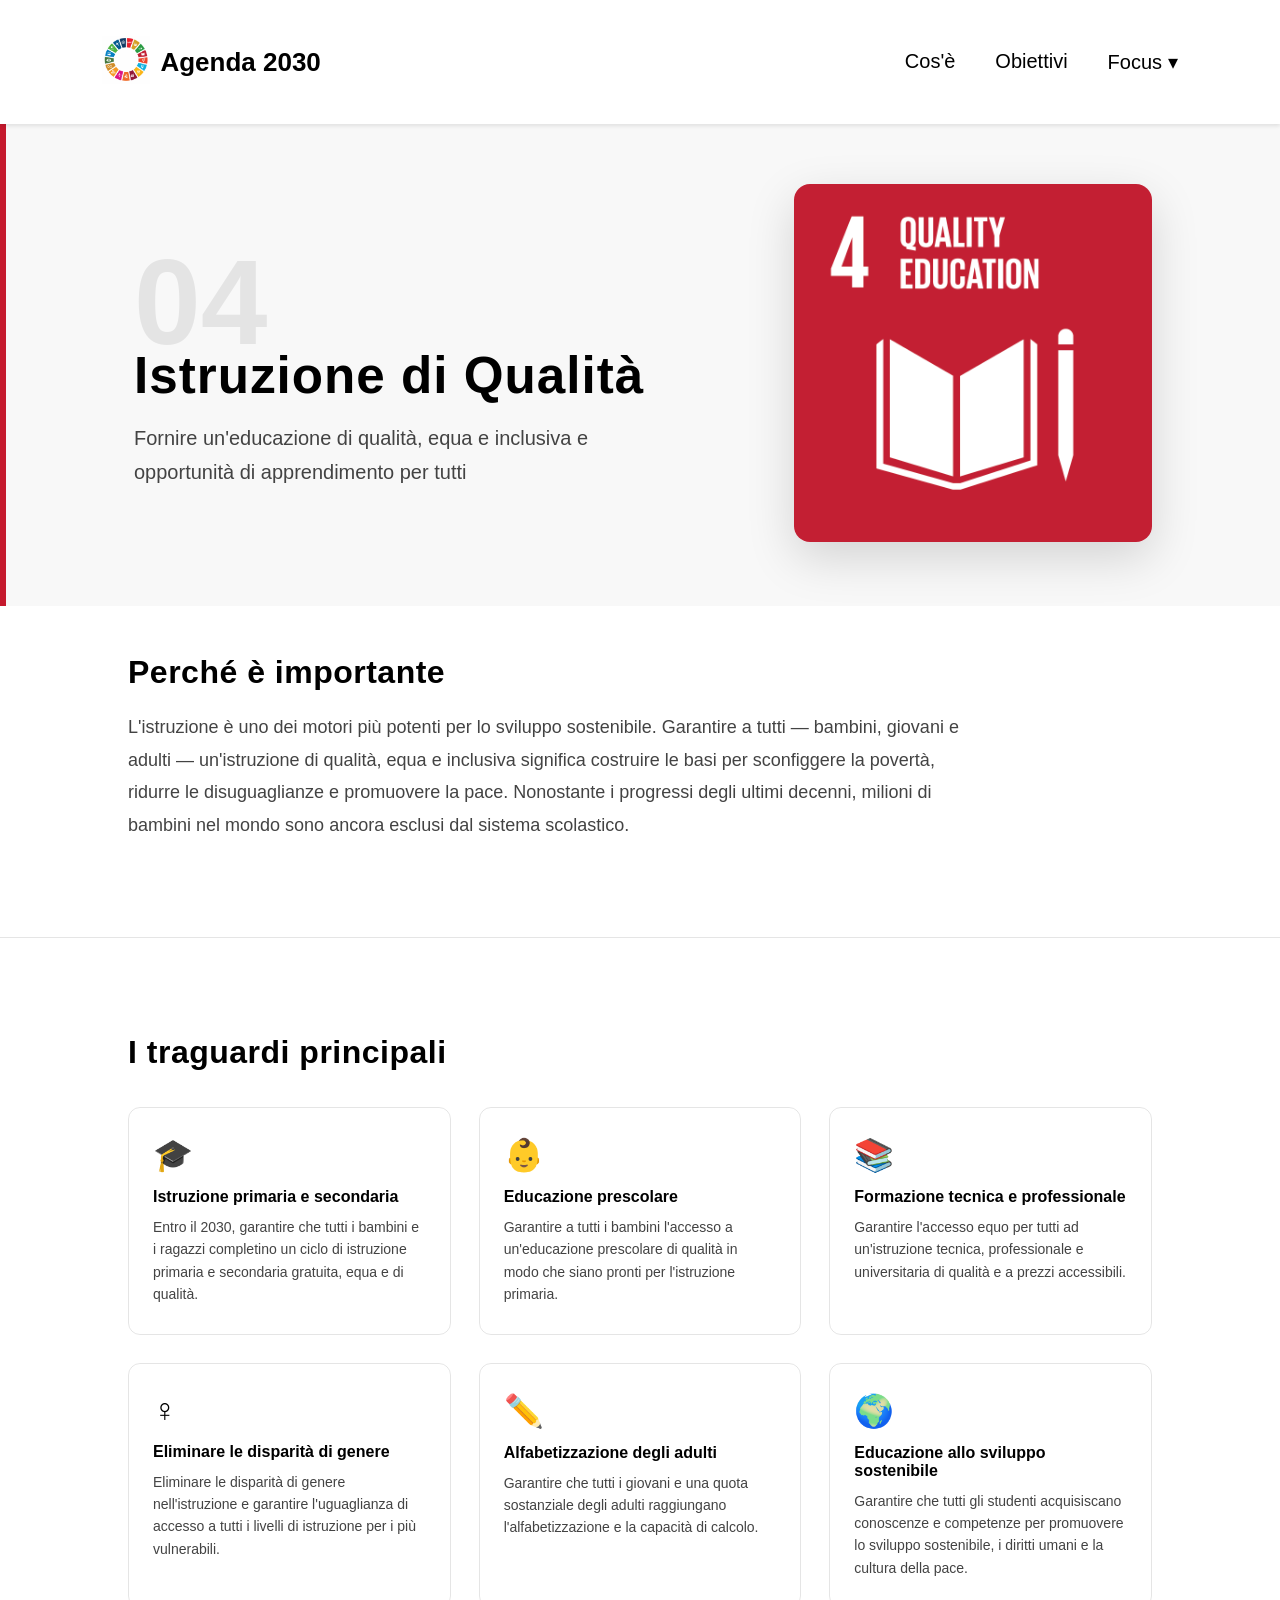
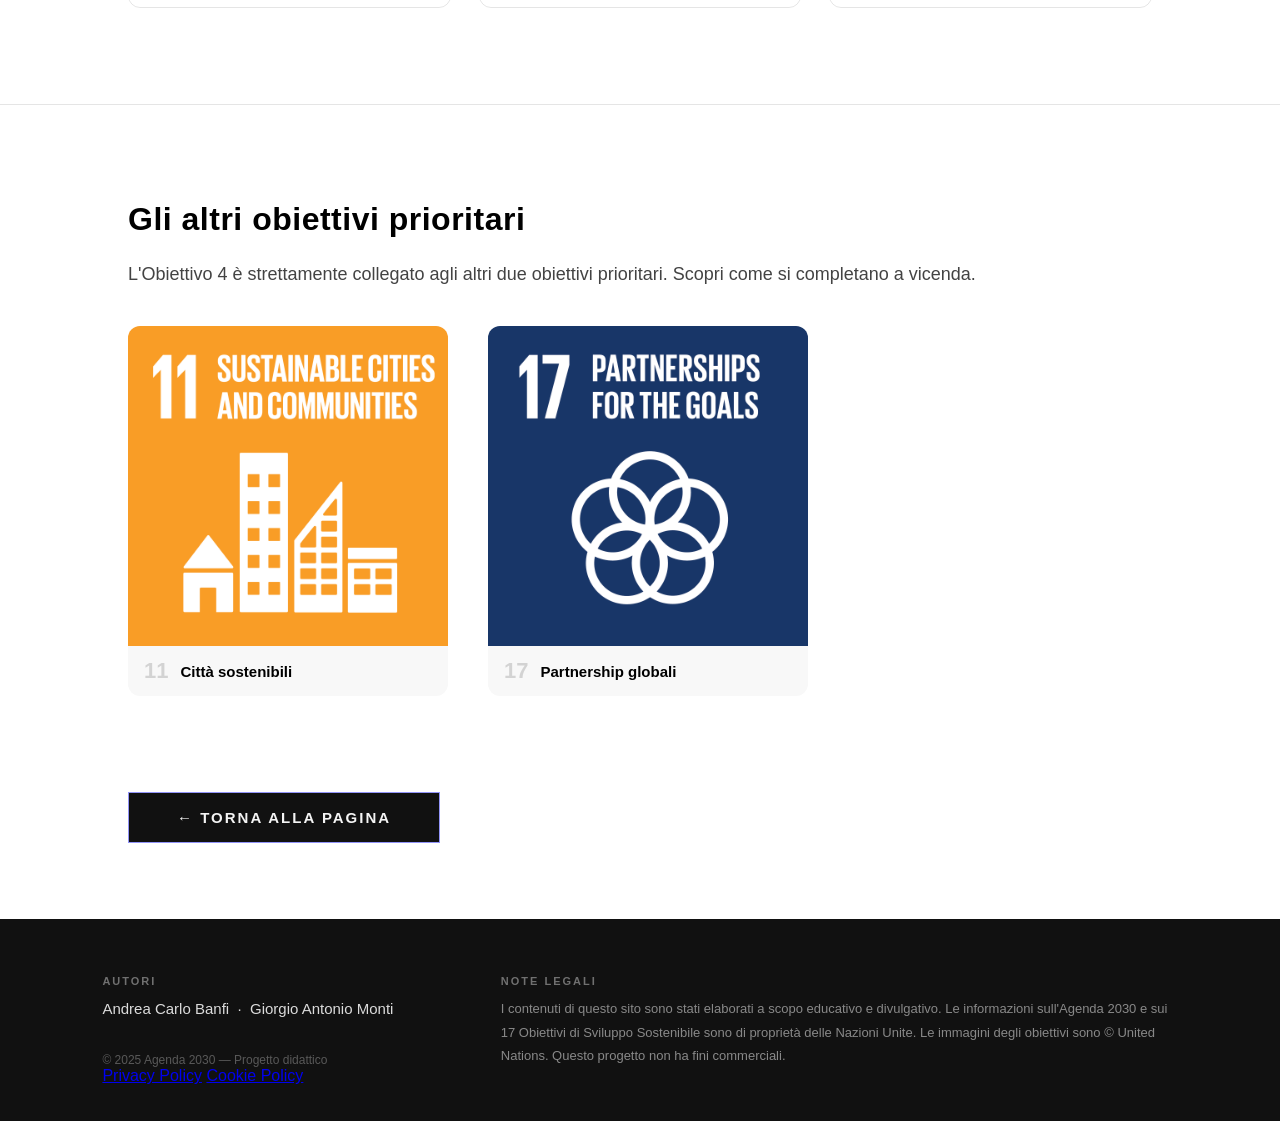
<file: obiettivo4.html>
<!DOCTYPE html>
<html lang="it">

<head>
    <meta charset="UTF-8">
    <meta name="viewport" content="width=device-width, initial-scale=1.0">
    <title>Agenda 2030 - Obiettivo 4: Istruzione di Qualità</title>
    <link rel="icon" type="image/png" href="immagini/logo2.png">
    <link rel="stylesheet" href="style.css">
</head>

<body>
    <button class="scroll-top" aria-label="Torna su">↑</button>
    <!-- TOPBAR -->
    <header class="topbar">
        <a href="index.html" class="logo-link">
            <div class="logo">
                <img src="immagini/logo.png" alt="Logo">
            </div>
            <div class="site-name">
                <h1>Agenda 2030</h1>
            </div>
        </a>

        <button class="hamburger" aria-label="Menu">
            <span></span>
            <span></span>
            <span></span>
        </button>

        <nav class="menu">
            <a href="informazioni.html">Cos'è</a>
            <a href="obiettivi.html">Obiettivi</a>
            <div class="dropdown">
                <a href="#" class="dropdown-toggle">Focus ▾</a>
                <div class="dropdown-menu">
                    <a href="obiettivo4.html"><span class="drop-num">04</span> Istruzione di qualità</a>
                    <a href="obiettivo11.html"><span class="drop-num">11</span> Città sostenibili</a>
                    <a href="obiettivo17.html"><span class="drop-num">17</span> Partnership globali</a>
                </div>
            </div>
        </nav>
    </header>

    <!-- MAIN -->
    <main class="detail-page">

        <!-- HERO OBIETTIVO -->
        <section class="detail-hero detail-hero--4">
            <div class="detail-hero-content">
                <span class="detail-number">04</span>
                <h1 class="detail-title">Istruzione di Qualità</h1>
                <p class="detail-tagline">Fornire un'educazione di qualità, equa e inclusiva e opportunità di
                    apprendimento per tutti</p>
            </div>
            <div class="detail-hero-img">
                <img src="immagini/obiettivo4.png" alt="Obiettivo 4 - Istruzione di qualità">
            </div>
        </section>

        <!-- DESCRIZIONE -->
        <section class="detail-section">
            <div class="detail-section-inner">
                <h2 class="detail-section-title">Perché è importante</h2>
                <p class="detail-section-text">L'istruzione è uno dei motori più potenti per lo sviluppo sostenibile.
                    Garantire a tutti — bambini, giovani e adulti — un'istruzione di qualità, equa e inclusiva significa
                    costruire le basi per sconfiggere la povertà, ridurre le disuguaglianze e promuovere la pace.
                    Nonostante i progressi degli ultimi decenni, milioni di bambini nel mondo sono ancora esclusi dal
                    sistema scolastico.</p>
            </div>
        </section>

        <hr>

        <!-- TRAGUARDI -->
        <section class="detail-section">
            <div class="detail-section-inner">
                <h2 class="detail-section-title">I traguardi principali</h2>
                <div class="detail-targets">

                    <div class="detail-target-card">
                        <div class="detail-target-icon">🎓</div>
                        <h3>Istruzione primaria e secondaria</h3>
                        <p>Entro il 2030, garantire che tutti i bambini e i ragazzi completino un ciclo di istruzione
                            primaria e secondaria gratuita, equa e di qualità.</p>
                    </div>

                    <div class="detail-target-card">
                        <div class="detail-target-icon">👶</div>
                        <h3>Educazione prescolare</h3>
                        <p>Garantire a tutti i bambini l'accesso a un'educazione prescolare di qualità in modo che siano
                            pronti per l'istruzione primaria.</p>
                    </div>

                    <div class="detail-target-card">
                        <div class="detail-target-icon">📚</div>
                        <h3>Formazione tecnica e professionale</h3>
                        <p>Garantire l'accesso equo per tutti ad un'istruzione tecnica, professionale e universitaria di
                            qualità e a prezzi accessibili.</p>
                    </div>

                    <div class="detail-target-card">
                        <div class="detail-target-icon">♀️</div>
                        <h3>Eliminare le disparità di genere</h3>
                        <p>Eliminare le disparità di genere nell'istruzione e garantire l'uguaglianza di accesso a tutti
                            i livelli di istruzione per i più vulnerabili.</p>
                    </div>

                    <div class="detail-target-card">
                        <div class="detail-target-icon">✏️</div>
                        <h3>Alfabetizzazione degli adulti</h3>
                        <p>Garantire che tutti i giovani e una quota sostanziale degli adulti raggiungano
                            l'alfabetizzazione e la capacità di calcolo.</p>
                    </div>

                    <div class="detail-target-card">
                        <div class="detail-target-icon">🌍</div>
                        <h3>Educazione allo sviluppo sostenibile</h3>
                        <p>Garantire che tutti gli studenti acquisiscano conoscenze e competenze per promuovere lo
                            sviluppo sostenibile, i diritti umani e la cultura della pace.</p>
                    </div>

                </div>
            </div>
        </section>

        <hr>

        <!-- COLLEGAMENTO AGLI ALTRI OBIETTIVI PRINCIPALI -->
        <section class="detail-section">
            <div class="detail-section-inner">
                <h2 class="detail-section-title">Gli altri obiettivi prioritari</h2>
                <p class="detail-section-text">L'Obiettivo 4 è strettamente collegato agli altri due obiettivi
                    prioritari. Scopri come si completano a vicenda.</p>
                <div class="detail-related">
                    <a href="obiettivo11.html" class="detail-related-card">
                        <img src="immagini/obiettivo11.png" alt="Obiettivo 11">
                        <div class="detail-related-label">
                            <span class="detail-related-num">11</span>
                            <span>Città sostenibili</span>
                        </div>
                    </a>
                    <a href="obiettivo17.html" class="detail-related-card">
                        <img src="immagini/obiettivo17.png" alt="Obiettivo 17">
                        <div class="detail-related-label">
                            <span class="detail-related-num">17</span>
                            <span>Partnership globali</span>
                        </div>
                    </a>
                </div>
            </div>
        </section>

        <!-- BACK BUTTON -->
        <div class="detail-back">
            <a href="informazioni.html" class="button">← Torna alla pagina</a>
        </div>

    </main>


    <!-- FOOTER -->
    <footer class="footer">
        <div class="footer-inner">
            <div class="footer-credits">
                <p class="footer-label">Autori</p>
                <p>Andrea Carlo Banfi &nbsp;&middot;&nbsp; Giorgio Antonio Monti</p>
            </div>
            <div class="footer-legal">
                <p class="footer-label">Note legali</p>
                <p>I contenuti di questo sito sono stati elaborati a scopo educativo e divulgativo. Le informazioni
                    sull'Agenda 2030 e sui 17 Obiettivi di Sviluppo Sostenibile sono di propriet&agrave; delle Nazioni
                    Unite. Le immagini degli obiettivi sono &copy; United Nations. Questo progetto non ha fini
                    commerciali.</p>
            </div>
            <div class="footer-copy">
                <div class="footer-copy">
                    <p>© 2025 Agenda 2030 — Progetto didattico</p>
                    <a href="https://www.iubenda.com/privacy-policy/87054558"
                        class="iubenda-white iubenda-noiframe iubenda-embed" title="Privacy Policy">Privacy Policy</a>
                    <a href="https://www.iubenda.com/privacy-policy/87054558/cookie-policy"
                        class="iubenda-white iubenda-noiframe iubenda-embed" title="Cookie Policy">Cookie Policy</a>
                    <script
                        type="text/javascript">(function (w, d) { var loader = function () { var s = d.createElement("script"), tag = d.getElementsByTagName("script")[0]; s.src = "https://cdn.iubenda.com/iubenda.js"; tag.parentNode.insertBefore(s, tag); }; if (w.addEventListener) { w.addEventListener("load", loader, false); } else if (w.attachEvent) { w.attachEvent("onload", loader); } else { w.onload = loader; } })(window, document);</script>
                </div>
            </div>
        </div>
    </footer>
    <script type="text/javascript"
        src="https://embeds.iubenda.com/widgets/7638a38c-a8f3-4585-9683-c0d939a3cfa0.js"></script>
    <script src="script.js"></script>
</body>

</html>
</file>
<file: style.css>
/* #region Reset & Base */
*, *::before, *::after {
    box-sizing: border-box;
    margin: 0;
    padding: 0;
    border: 0;
}

html, body {
    width: 100%;
    overflow-x: hidden;
}

html::-webkit-scrollbar {
    display: none;
}

body {
    font-family: 'Inter', sans-serif;
    background-color: #ffffff;
}
/* #endregion */

/* #region Variabili */
:root {
    --color-white: #ffffff;
    --color-black: #000000;
    --color-text-muted: rgb(67, 67, 67);
    --spacing-side: clamp(24px, 8vw, 200px);
}
/* #endregion */

/* #region Topbar */
.topbar {
    position: sticky;
    top: 0;
    display: flex;
    align-items: center;
    justify-content: space-between;
    padding: 36px var(--spacing-side);
    background-color: var(--color-white);
    box-shadow: 0 2px 4px rgba(0,0,0,0.1);
    z-index: 10;
}

.logo-link {
    display: flex;
    align-items: center;
    gap: 10px;
    text-decoration: none;
    color: inherit;
}

.logo img {
    width: 48px;
    height: auto;
}

.site-name h1 {
    font-size: 26px;
    font-weight: 700;
}

.menu {
    display: flex;
    gap: 40px;
    font-size: 20px;
}

.menu a {
    text-decoration: none;
    color: rgb(0, 0, 0);
    transition: color 0.2s;
}

.menu a:hover {
    color: #009edb;
}

/* Dropdown Focus */
.menu .dropdown {
    position: relative;
}

.menu .dropdown > .dropdown-toggle {
    display: flex;
    align-items: center;
    gap: 4px;
    cursor: pointer;
}

.dropdown::after {
    content: '';
    position: absolute;
    top: 100%;
    left: 0;
    width: 100%;
    height: 16px;
}

.dropdown-menu {
    display: none;
    position: absolute;
    top: calc(100% + 16px);
    right: 0;
    background-color: var(--color-white);
    box-shadow: 0 8px 32px rgba(0,0,0,0.13);
    border-radius: 10px;
    min-width: 230px;
    padding: 8px 0;
    z-index: 100;
    flex-direction: column;
}

.dropdown:hover .dropdown-menu {
    display: flex;
}

.dropdown-menu a {
    padding: 11px 20px;
    font-size: 15px;
    color: rgba(0,0,0,0.65);
    text-decoration: none;
    white-space: nowrap;
    transition: background 0.15s, color 0.15s;
    display: flex;
    align-items: center;
    gap: 12px;
}

.dropdown-menu a:hover {
    background-color: #f5f5f5;
    color: #009edb;
}

.drop-num {
    font-size: 12px;
    font-weight: 900;
    color: #009edb;
    min-width: 22px;
}

/* #endregion */

/* #region Hero (index.html) */
.hero {
    position: relative;
    width: 100%;
    height: calc(100vh - 124px);
    overflow: hidden;
}

.hero-img {
    width: 100%;
    height: 100%;
    object-fit: cover;
    display: block;
}

.hero-content {
    position: absolute;
    top: 50%;
    left: 50%;
    transform: translate(-50%, -50%);
    text-align: center;
    color: var(--color-white);
    width: 100%;
    padding: 0 20px;
}

.hero-title {
    font-size: clamp(36px, 6vw, 72px);
    font-weight: bold;
    letter-spacing: 2px;
    text-shadow: 0 2px 8px rgba(0,0,0,0.4);
}

.hero-subtitle {
    font-size: clamp(14px, 2vw, 18px);
    margin-top: 12px;
    text-shadow: 0 2px 6px rgba(0,0,0,0.4);
}

.learn-more {
  position: relative;
  display: inline-block;
  cursor: pointer;
  outline: none;
  border: 0;
  vertical-align: middle;
  text-decoration: none;
  background: transparent;
  padding: 0;
  font-size: inherit;
  font-family: inherit;
  width: 12rem;
  height: auto;
  margin-top: 250px;
}

.learn-more .circle {
  transition: all 0.45s cubic-bezier(0.65, 0, 0.076, 1);
  position: relative;
  display: block;
  margin: 0;
  width: 3rem;
  height: 3rem;
  background: #009edb;
  border-radius: 1.625rem;
}

.learn-more .icon {
  transition: all 0.45s cubic-bezier(0.65, 0, 0.076, 1);
  position: absolute;
  top: 0;
  bottom: 0;
  margin: auto;
}

.learn-more .icon.arrow {
  left: 0.625rem;
  width: 1.125rem;
  height: 0.125rem;
  background: none;
  transition: all 0.45s cubic-bezier(0.65, 0, 0.076, 1);
}

.learn-more .icon.arrow::before {
  position: absolute;
  content: '';
  top: -0.25rem;
  right: 0.0625rem;
  width: 0.625rem;
  height: 0.625rem;
  border-top: 0.125rem solid #ffffff;
  border-right: 0.125rem solid #ffffff;
  transform: rotate(45deg);
}

.learn-more .button-text {
  transition: all 0.45s cubic-bezier(0.65, 0, 0.076, 1);
  position: absolute;
  top: 0;
  left: 0;
  right: 0;
  bottom: 0;
  padding: 0.75rem 0;
  margin: 0 0 0 1.85rem;
  color: #ffffff;
  font-weight: 700;
  line-height: 1.6;
  text-align: center;
  text-transform: uppercase;
}

.learn-more:hover .circle {
  width: 100%;
}

.learn-more:hover .icon.arrow {
  background: #ffffff;
  transform: translate(1rem, 0);
}

.learn-more:hover .button-text {
  color: #ffffff;
}
/* #endregion */

/* #region Pagina Informazioni */
.info-page {
    padding: 60px 10%;
    max-width: 1280px;
    margin: 0 auto;
}

.info-page-title {
    font-size: clamp(28px, 4vw, 48px);
    font-weight: bold;
    margin-bottom: 48px;
}

/* Sezione intro */
.info-intro {
    display: flex;
    align-items: center;
    gap: 80px;
    margin-bottom: 48px;
}

.info-intro-img img {
    width: 450px;
    height: auto;
    border-radius: 12px;
}

.info-intro-title {
    font-size: 28px;
    font-weight: bold;
    margin-bottom: 20px;
    letter-spacing: 1px;
}

.info-intro-text p {
    font-size: 18px;
    color: var(--color-text-muted);
    line-height: 1.8;
    max-width: 550px;
}

hr {
    border: none;
    border-top: 1px solid rgba(0,0,0,0.1);
    margin: 48px 0;
}

/* Sezione obiettivi */
.info-goals-title {
    font-size: clamp(22px, 3vw, 32px);
    font-weight: bold;
    margin-bottom: 16px;
}

.info-goals-text {
    font-size: 16px;
    color: var(--color-text-muted);
    line-height: 1.7;
    max-width: 900px;
    margin-bottom: 40px;
}

.info-goals-cards {
    display: flex;
    gap: 40px;
    flex-wrap: wrap;
    justify-content: center;
}

/* Card obiettivo con effetto hover */
.info-goal-card {
    flex: 1;
    min-width: 250px;
    max-width: 380px;
    overflow: hidden;
    border-radius: 12px;
    transition: transform 0.3s ease, box-shadow 0.3s ease;
    cursor: pointer;
}

.info-goal-card img {
    width: 100%;
    height: auto;
    display: block;
    transition: transform 0.3s ease;
}

.info-goal-card:hover {
    transform: scale(1.05);
    box-shadow: 0 12px 32px rgba(0,0,0,0.2);
}
/* #endregion */

/* #region Pagina Obiettivi */
.goals-page {
    max-width: 1280px;
    margin: 0 auto;
}

/* Sezione titolo */
.goals-header {
    padding: 0px 10%;
    font-size: clamp(24px, 4vw, 48px);
    font-weight: bold;
    margin: 60px 0 40px;
    text-align: center;
}

.goals-main-title {
    font-size: clamp(24px, 4vw, 48px);
    font-weight: bold;
    margin-bottom: 16px;
    font-family: 'Playfair Display', serif;
    color: #009edb;
}

.goals-main-subtitle {
    font-size: 18px;
    font-weight: normal;
    color: var(--color-text-muted);
    max-width: 700px;
    margin: 0 auto 40px;
    line-height: 1.7;
    text-align: center;
}

.goals-grid {
    display: grid;
    grid-template-columns: repeat(auto-fit, minmax(250px, 1fr));
    gap: 40px;
    padding: 0px 10%;
    margin-bottom: 60px;
}

.goal-card{
    border-radius: 12px;
    overflow: hidden;
    transition: transform 0.3s ease, box-shadow 0.3s ease;
    cursor: pointer;
}

/* Effetto hover per le card degli obiettivi */
.goal-card:hover {
    transform: scale(1.05);
    box-shadow: 0 12px 32px rgba(0,0,0,0.2);
}

.goal-card img {
    width: 100%;
    height: auto;
    display: block;
}

.goal-card-title {
    font-size: 18px;
    font-weight: bold;
    padding: 16px;
    background-color: var(--color-white);
    text-align: center;
}

.goal-card {
    position: relative;
}

.goal-overlay {
    position: absolute;
    top: 0;
    left: 0;
    width: 100%;
    height: 100%;
    background: rgba(0,0,0,0.75);
    color: white;
    display: flex;
    flex-direction: column;
    justify-content: center;
    align-items: center;
    text-align: center;
    padding: 20px;
    opacity: 0; /* nascosto di default */
    transition: opacity 0.3s ease;
    border-radius: 12px;
}

.goal-overlay h3 {
    font-size: 18px;
    margin-bottom: 10px;
}

.goal-overlay p {
    font-size: 14px;
    line-height: 1.5;
}

.goal-card:hover .goal-overlay {
    opacity: 1; /* appare solo all'hover */
}

/* #endregion */

/* #region Pagine Dettaglio Obiettivo */

.detail-page {
    max-width: 1280px;
    margin: 0 auto;
}

/* Hero della pagina dettaglio */
.detail-hero {
    display: flex;
    align-items: center;
    justify-content: space-between;
    gap: 60px;
    padding: 60px 10%;
    background-color: #f8f8f8;
}

.detail-hero-content {
    flex: 1;
}

.detail-number {
    font-size: clamp(64px, 10vw, 120px);
    font-weight: 900;
    line-height: 1;
    color: rgba(0,0,0,0.08);
    display: block;
    margin-bottom: -16px;
}

.detail-title {
    font-size: clamp(28px, 4vw, 52px);
    font-weight: bold;
    letter-spacing: 1px;
    margin-bottom: 16px;
}

.detail-tagline {
    font-size: clamp(15px, 1.6vw, 20px);
    color: var(--color-text-muted);
    line-height: 1.7;
    max-width: 520px;
}

.detail-hero-img {
    flex-shrink: 0;
}

.detail-hero-img img {
    width: clamp(200px, 28vw, 360px);
    height: auto;
    border-radius: 16px;
    box-shadow: 0 16px 48px rgba(0,0,0,0.15);
    transition: transform 0.3s ease;
}

.detail-hero-img img:hover {
    transform: scale(1.03);
}

/* Colori accent per ogni obiettivo */
.detail-hero--4  { border-left: 6px solid #c5192d; }
.detail-hero--11 { border-left: 6px solid #fd9d24; }
.detail-hero--17 { border-left: 6px solid #19486a; }

/* Sezioni interne */
.detail-section {
    padding: 0 10%;
}

.detail-section-inner {
    padding: 48px 0;
}

.detail-section-title {
    font-size: clamp(20px, 2.5vw, 32px);
    font-weight: bold;
    margin-bottom: 20px;
    letter-spacing: 0.5px;
}

.detail-section-text {
    font-size: 18px;
    color: var(--color-text-muted);
    line-height: 1.8;
    max-width: 860px;
}

/* Griglia traguardi */
.detail-targets {
    display: grid;
    grid-template-columns: repeat(auto-fit, minmax(260px, 1fr));
    gap: 28px;
    margin-top: 36px;
}

.detail-target-card {
    border: 1px solid rgba(0,0,0,0.1);
    border-radius: 12px;
    padding: 28px 24px;
    transition: transform 0.3s ease, box-shadow 0.3s ease;
    cursor: default;
}

.detail-target-card:hover {
    transform: translateY(-4px);
    box-shadow: 0 12px 32px rgba(0,0,0,0.1);
}

.detail-target-icon {
    font-size: 32px;
    margin-bottom: 14px;
}

.detail-target-card h3 {
    font-size: 16px;
    font-weight: 700;
    margin-bottom: 10px;
}

.detail-target-card p {
    font-size: 14px;
    color: var(--color-text-muted);
    line-height: 1.6;
}

/* Card obiettivi correlati */
.detail-related {
    display: flex;
    gap: 40px;
    flex-wrap: wrap;
    margin-top: 36px;
}

.detail-related-card {
    flex: 1;
    min-width: 220px;
    max-width: 320px;
    border-radius: 12px;
    overflow: hidden;
    text-decoration: none;
    color: inherit;
    transition: transform 0.3s ease, box-shadow 0.3s ease;
}

.detail-related-card:hover {
    transform: scale(1.05);
    box-shadow: 0 12px 32px rgba(0,0,0,0.2);
}

.detail-related-card img {
    width: 100%;
    height: auto;
    display: block;
}

.detail-related-label {
    display: flex;
    align-items: center;
    gap: 12px;
    padding: 14px 16px;
    background-color: #f8f8f8;
    font-size: 15px;
    font-weight: 600;
}

.detail-related-num {
    font-size: 22px;
    font-weight: 900;
    color: rgba(0,0,0,0.15);
    line-height: 1;
}

.button {
    display: inline-block;
    padding: 16px 48px;
    color: #f4f4f4;
    background-color: #111111;
    text-decoration: none;
    font-size: 15px;
    font-weight: 600;
    text-transform: uppercase;
    letter-spacing: 2px;
    border: 1px solid rgb(146, 148, 248);
    position: relative;
    overflow: hidden;
    transition: box-shadow 0.3s;
}

.button:hover {
    box-shadow: 1px 1px 25px 10px rgba(146, 148, 248, 0.4);
}

.button::before {
    content: "";
    position: absolute;
    top: 0;
    left: -100%;
    width: 100%;
    height: 100%;
    background: linear-gradient(120deg, transparent, rgba(146, 148, 248, 0.4), transparent);
    transition: all 650ms;
}

.button:hover::before {
    left: 100%;
}

.detail-back {
    padding: 0 10%;
    margin: 48px 0 72px;
}

/* #endregion */

/* #region Sezione ONU (index.html) */
.un-section {
    background-color: #f0f4f8;
    padding: 72px var(--spacing-side);
}

.un-section-inner {
    max-width: 1280px;
    margin: 0 auto;
    display: flex;
    align-items: center;
    justify-content: space-between;
    gap: 60px;
}

.un-section-text {
    flex: 1;
}

.un-section-title {
    font-size: clamp(24px, 3vw, 38px);
    font-weight: bold;
    margin-bottom: 16px;
}

.un-section-desc {
    font-size: 17px;
    color: var(--color-text-muted);
    line-height: 1.8;
    max-width: 560px;
    margin-bottom: 32px;
}

.onu-link_wrapper {
    position: relative;
    display: inline-block;
}

.onu-link_wrapper a {
    display: block;
    width: 220px;
    height: 50px;
    line-height: 50px;
    font-family: 'Inter', sans-serif;
    font-weight: 700;
    text-decoration: none;
    background: #009edb;
    text-align: center;
    color: #ffffff;
    text-transform: uppercase;
    letter-spacing: 1px;
    font-size: 14px;
    border: 3px solid #009edb;
    border-radius: 6px;
    transition: all .35s;
    box-sizing: border-box;
}

.onu-icon {
    width: 50px;
    height: 50px;
    border: 3px solid transparent;
    position: absolute;
    transform: rotate(45deg);
    right: 0;
    top: 0;
    z-index: 1;
    transition: all .35s;
    box-sizing: border-box;
}

.onu-icon svg {
    width: 30px;
    position: absolute;
    top: calc(50% - 15px);
    left: calc(50% - 15px);
    transform: rotate(-45deg);
    fill: #009edb;
    transition: all .35s;
}

.onu-link_wrapper a:hover {
    width: 175px;
    border: 3px solid #009edb;
    background: transparent;
    color: #009edb;
}

.onu-link_wrapper a:hover + .onu-icon {
    border: 3px solid #009edb;
    right: -25%;
}

.un-section-badge {
    flex-shrink: 0;
}

.un-badge {
    width: 120px;
    height: 120px;
    background-color: #009edb;
    color: white;
    border-radius: 50%;
    display: flex;
    flex-direction: column;
    align-items: center;
    justify-content: center;
    font-size: 30px;
    font-weight: 900;
    line-height: 1.1;
    text-align: center;
    letter-spacing: 1px;
}

.un-badge span {
    font-size: 13px;
    font-weight: 600;
    letter-spacing: 2px;
}
/* #endregion */

/* #region Footer */
.footer {
    background-color: #111111;
    color: rgba(255,255,255,0.75);
    padding: 56px var(--spacing-side) 36px;
}

.footer-inner {
    max-width: 1280px;
    margin: 0 auto;
    display: grid;
    grid-template-columns: 1fr 2fr;
    grid-template-rows: auto auto;
    gap: 32px 60px;
}

.footer-credits {
    grid-column: 1;
    grid-row: 1;
}

.footer-legal {
    grid-column: 2;
    grid-row: 1 / 3;
}

.footer-copy {
    grid-column: 1;
    grid-row: 2;
    align-self: end;
}

.footer-label {
    font-size: 11px;
    font-weight: 700;
    letter-spacing: 2px;
    text-transform: uppercase;
    color: rgba(255,255,255,0.4);
    margin-bottom: 10px;
}

.footer-credits p:not(.footer-label) {
    font-size: 15px;
    color: rgba(255,255,255,0.85);
    font-weight: 500;
    line-height: 1.6;
}

.footer-legal p:not(.footer-label) {
    font-size: 13px;
    color: rgba(255,255,255,0.5);
    line-height: 1.8;
}

.footer-copy p {
    font-size: 12px;
    color: rgba(255,255,255,0.3);
}
/* #endregion */

/* #region Media Query Mobile */
@media (max-width: 768px) {

    /* Topbar */
    .topbar {
        padding: 16px 20px;
    }

    .site-name h1 {
        font-size: 18px;
    }

    .menu {
        gap: 16px;
        font-size: 14px;
    }

    /* Hero */
    .hero-content {
        padding: 0 16px;
    }

    .learn-more {
        margin-top: 24px;
    }

    /* Sezione ONU */
    .un-section {
        padding: 48px 24px;
    }

    .un-section-inner {
        flex-direction: column;
        align-items: flex-start;
        gap: 32px;
    }

    /* Pagina Informazioni */
    .info-page {
        padding: 40px 5%;
    }

    .info-intro {
        flex-direction: column;
        gap: 32px;
    }

    .info-intro-img img {
        width: 100%;
    }

    .info-intro-text p {
        font-size: 16px;
        max-width: 100%;
    }

    .info-goals-cards {
        flex-direction: column;
        align-items: center;
    }

    .info-goal-card {
        max-width: 100%;
        width: 100%;
    }

    /* Pagina Obiettivi */
    .goals-grid {
        grid-template-columns: repeat(2, 1fr);
        gap: 16px;
        padding: 0 5%;
    }

    /* Pagine dettaglio obiettivo */
    .detail-hero {
        flex-direction: column;
        padding: 40px 5%;
        gap: 32px;
    }

    .detail-hero-img img {
        width: 100%;
        max-width: 280px;
        margin: 0 auto;
        display: block;
    }

    .detail-section {
        padding: 0 5%;
    }

    .detail-targets {
        grid-template-columns: 1fr;
    }

    .detail-related {
        flex-direction: column;
    }

    .detail-related-card {
        max-width: 100%;
    }

    .detail-back {
        padding-left: 5%;
        padding-right: 5%;
        justify-content: center;
    }

    /* Footer */
    .footer {
        padding: 40px 20px 24px;
    }

    .footer-inner {
        grid-template-columns: 1fr;
        grid-template-rows: auto;
        gap: 24px;
    }

    .footer-credits,
    .footer-legal,
    .footer-copy {
        grid-column: 1;
        grid-row: auto;
    }

    .goal-overlay h3 {
        font-size: 14px;
        margin-bottom: 6px;
    }

    .goal-overlay p {
        font-size: 11px;
        line-height: 1.4;
    }
}
/* #endregion */

/* #region Scroll Top */
.scroll-top {
    position: fixed;
    bottom: 80px;
    right: 32px;
    width: 44px;
    height: 44px;
    background: #009edb;
    color: white;
    border: none;
    border-radius: 50%;
    font-size: 20px;
    cursor: pointer;
    opacity: 0;
    transform: translateY(20px);
    transition: opacity 0.3s, transform 0.3s;
    z-index: 99;
}

.scroll-top.visible {
    opacity: 1;
    transform: translateY(0);
}
/* #endregion */

/* #region Hamburger Menu */
.hamburger {
    display: none;
    flex-direction: column;
    gap: 5px;
    cursor: pointer;
    background: none;
    border: none;
    padding: 4px;
}

.hamburger span {
    display: block;
    width: 24px;
    height: 2px;
    background-color: #000;
    transition: all 0.3s ease;
}

.hamburger.open span:nth-child(1) {
    transform: translateY(7px) rotate(45deg);
}
.hamburger.open span:nth-child(2) {
    opacity: 0;
}
.hamburger.open span:nth-child(3) {
    transform: translateY(-7px) rotate(-45deg);
}

@media (max-width: 768px) {
    .hamburger {
        display: flex;
    }

    .menu {
        display: none;
        position: absolute;
        top: 100%;
        left: 0;
        width: 100%;
        background-color: var(--color-white);
        flex-direction: column;
        padding: 16px 24px;
        gap: 16px;
        box-shadow: 0 8px 24px rgba(0,0,0,0.1);
        z-index: 99;
    }

    .menu.open {
        display: flex;
    }

    .dropdown-menu {
        position: static;
        box-shadow: none;
        padding: 8px 0 0 16px;
    }
}
/* #endregion */
</file>
